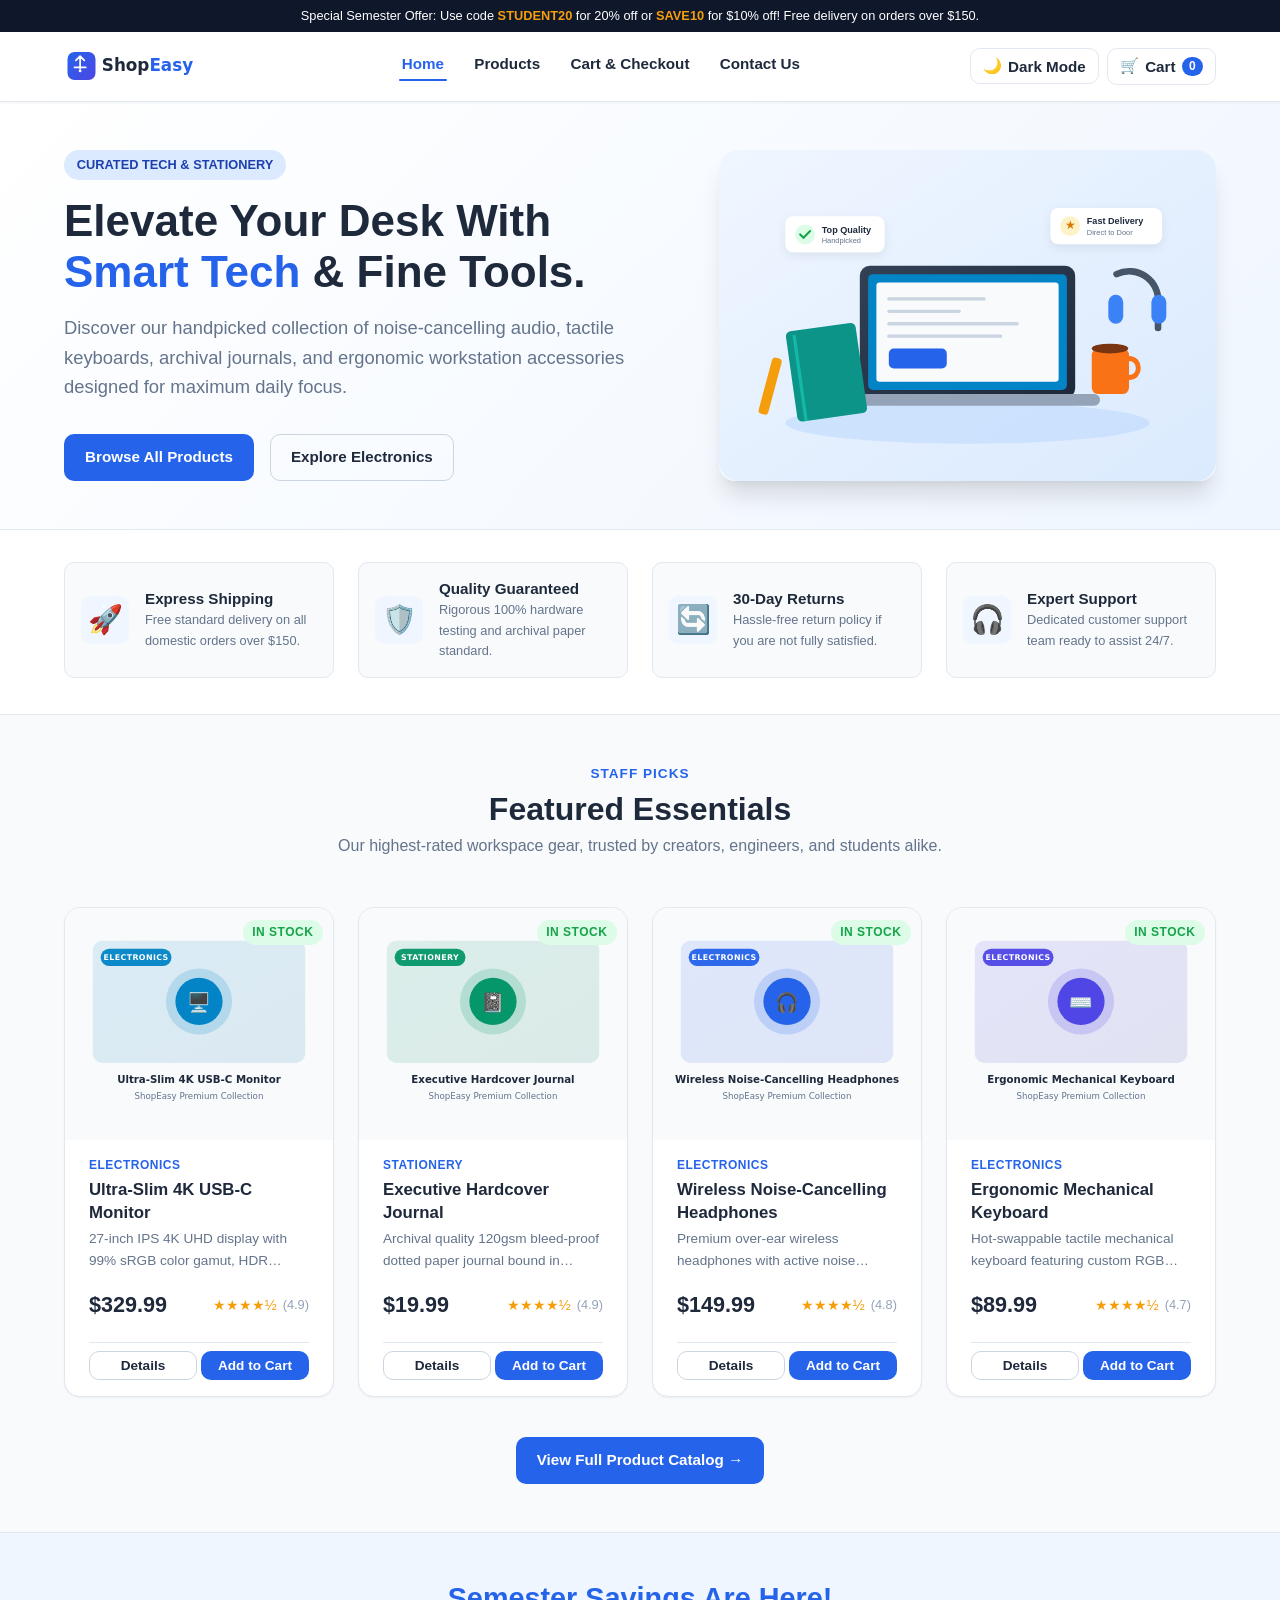
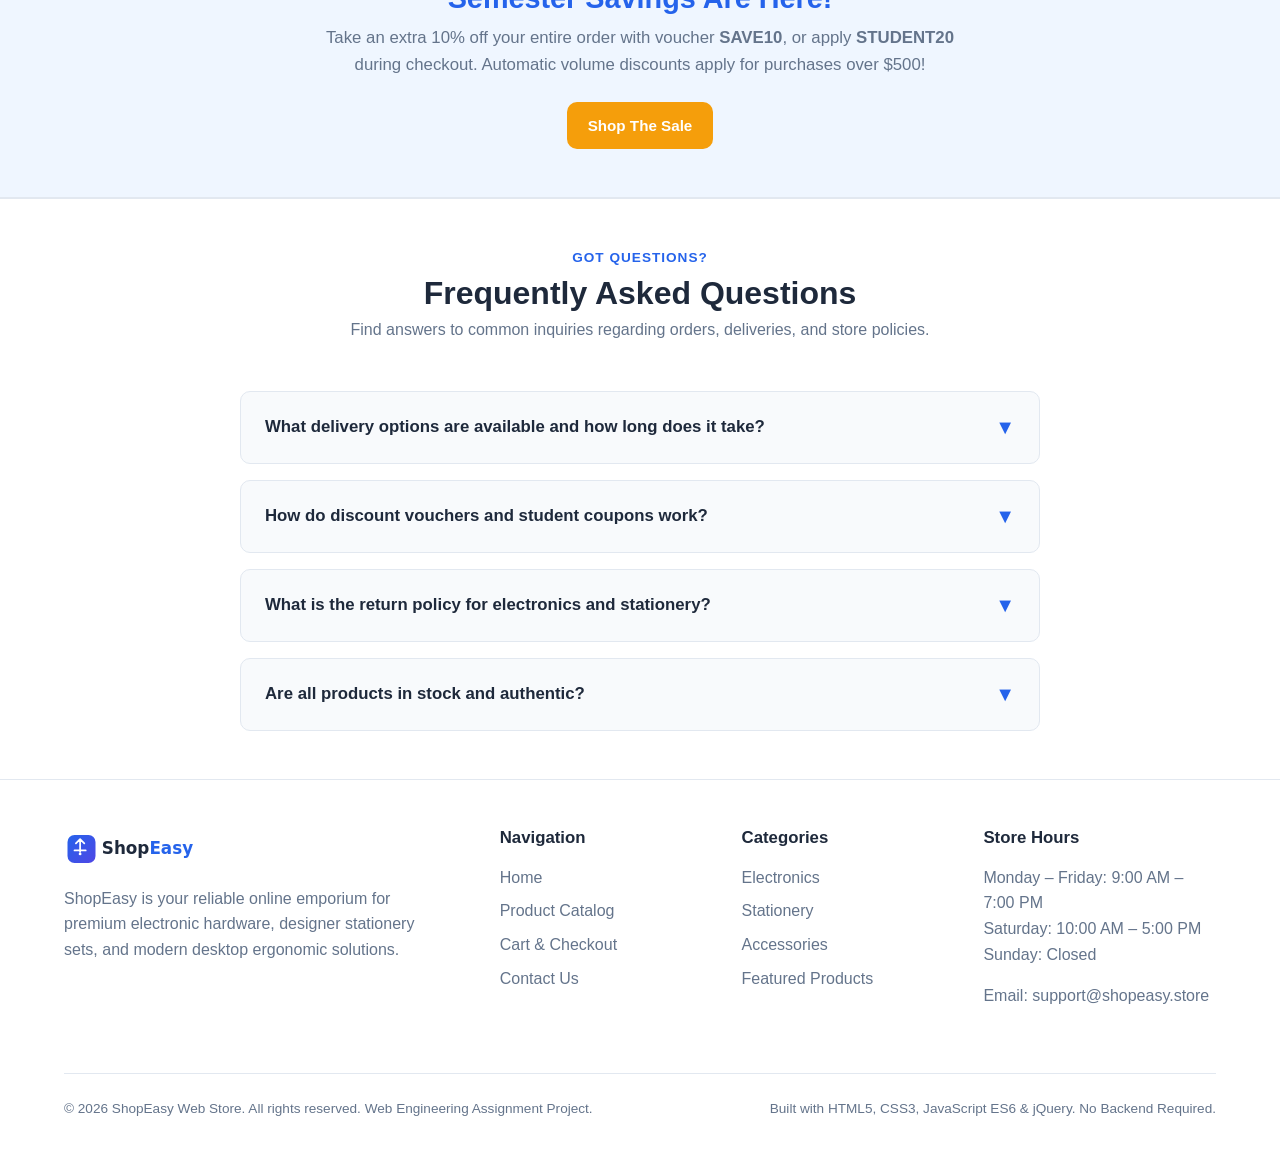
<file: index.html>
<!DOCTYPE html>
<html lang="en">
<head>
  <meta charset="UTF-8">
  <meta name="viewport" content="width=device-width, initial-scale=1.0">
  <meta name="description" content="ShopEasy - Your premier online destination for cutting-edge electronics, premium stationery, and ergonomic office accessories.">
  <title>ShopEasy | Home - Electronics &amp; Stationery Store</title>
  
  <!-- Favicon & External Master Stylesheet -->
  <link rel="icon" type="image/svg+xml" href="images/logo.svg">
  <link rel="stylesheet" href="css/style.css">
</head>
<body>

  <!-- Top Announcement Bar -->
  <div class="header-top">
    <div class="container">
      Special Semester Offer: Use code <span>STUDENT20</span> for 20% off or <span>SAVE10</span> for $10% off! Free delivery on orders over $150.
    </div>
  </div>

  <!-- Main Site Header -->
  <header class="site-header">
    <div class="container">
      <nav class="navbar" aria-label="Main Navigation">
        <!-- Brand Logo -->
        <a href="index.html" class="brand-logo" aria-label="ShopEasy Homepage">
          <img src="images/logo.svg" alt="ShopEasy Online Store Brand Logo">
        </a>

        <!-- Desktop Navigation Links -->
        <ul class="nav-links">
          <li><a href="index.html" class="active" aria-current="page">Home</a></li>
          <li><a href="products.html">Products</a></li>
          <li><a href="cart.html">Cart &amp; Checkout</a></li>
          <li><a href="contact.html">Contact Us</a></li>
        </ul>

        <!-- Navigation Actions (Theme Switcher, Cart Drawer, Mobile Toggle) -->
        <div class="nav-actions">
          <!-- Light/Dark Mode Switcher Button (Bonus Item) -->
          <button type="button" class="nav-icon-btn" id="theme-toggle" aria-label="Toggle light and dark color theme">
            <span class="theme-icon" aria-hidden="true">🌙</span>
            <span class="theme-text">Dark Mode</span>
          </button>

          <!-- Slide-in Cart Sidebar Trigger Button -->
          <button type="button" class="nav-icon-btn" id="btn-open-cart-drawer" aria-label="View shopping cart drawer">
            <span aria-hidden="true">🛒</span>
            <span>Cart</span>
            <span class="cart-badge" aria-label="Total items in cart">0</span>
          </button>

          <!-- Mobile Hamburger Toggle -->
          <button type="button" class="mobile-nav-toggle" id="mobile-nav-toggle" aria-label="Toggle navigation menu">
            ☰
          </button>
        </div>
      </nav>
    </div>

    <!-- Mobile Navigation Dropdown Menu -->
    <div class="mobile-nav-menu" id="mobile-nav-menu">
      <a href="index.html" class="active">Home</a>
      <a href="products.html">Products</a>
      <a href="cart.html">Cart &amp; Checkout</a>
      <a href="contact.html">Contact Us</a>
    </div>
  </header>

  <!-- Main Page Content -->
  <main>
    <!-- Hero Banner Section -->
    <section class="hero-section" aria-labelledby="hero-heading">
      <div class="container">
        <div class="hero-grid">
          <div class="hero-content">
            <span class="hero-badge">Curated Tech &amp; Stationery</span>
            <h1 class="hero-title" id="hero-heading">
              Elevate Your Desk With <span>Smart Tech</span> &amp; Fine Tools.
            </h1>
            <p class="hero-lead">
              Discover our handpicked collection of noise-cancelling audio, tactile keyboards, archival journals, and ergonomic workstation accessories designed for maximum daily focus.
            </p>
            <div class="hero-actions">
              <a href="products.html" class="btn btn-primary">Browse All Products</a>
              <a href="products.html?category=electronics" class="btn btn-secondary">Explore Electronics</a>
            </div>
          </div>
          <div class="hero-image-wrapper">
            <img src="images/hero-illustration.svg" alt="Curated workspace setup with laptop, audio gear, and stationery items">
          </div>
        </div>
      </div>
    </section>

    <!-- Store Features & Value Propositions Section (HTML Requirement: Unordered List) -->
    <section class="perks-section" aria-labelledby="perks-heading">
      <div class="container">
        <h2 id="perks-heading" class="visually-hidden" style="display:none;">Store Commitments</h2>
        <ul class="perks-grid">
          <li class="perk-card">
            <div class="perk-icon" aria-hidden="true">🚀</div>
            <div class="perk-info">
              <h4>Express Shipping</h4>
              <p>Free standard delivery on all domestic orders over $150.</p>
            </div>
          </li>
          <li class="perk-card">
            <div class="perk-icon" aria-hidden="true">🛡️</div>
            <div class="perk-info">
              <h4>Quality Guaranteed</h4>
              <p>Rigorous 100% hardware testing and archival paper standard.</p>
            </div>
          </li>
          <li class="perk-card">
            <div class="perk-icon" aria-hidden="true">🔄</div>
            <div class="perk-info">
              <h4>30-Day Returns</h4>
              <p>Hassle-free return policy if you are not fully satisfied.</p>
            </div>
          </li>
          <li class="perk-card">
            <div class="perk-icon" aria-hidden="true">🎧</div>
            <div class="perk-info">
              <h4>Expert Support</h4>
              <p>Dedicated customer support team ready to assist 24/7.</p>
            </div>
          </li>
        </ul>
      </div>
    </section>

    <!-- Featured Products Showcase Section (Populated dynamically via JavaScript) -->
    <section class="catalog-section" aria-labelledby="featured-heading">
      <div class="container">
        <div class="section-header">
          <p class="section-subtitle">Staff Picks</p>
          <h2 id="featured-heading">Featured Essentials</h2>
          <p>Our highest-rated workspace gear, trusted by creators, engineers, and students alike.</p>
        </div>

        <!-- Featured Grid (Dynamic JavaScript rendering) -->
        <div class="product-grid" id="featured-grid">
          <!-- Dynamically populated by store.js from products.json -->
        </div>

        <div style="text-align: center; margin-top: 2.5rem;">
          <a href="products.html" class="btn btn-primary">View Full Product Catalog &rarr;</a>
        </div>
      </div>
    </section>

    <!-- Promotional Discount Callout -->
    <section style="background-color: var(--color-primary-light); padding: 3rem 0; border-top: 1px solid var(--color-border); border-bottom: 1px solid var(--color-border);" aria-labelledby="promo-heading">
      <div class="container" style="text-align: center; max-width: 700px;">
        <h2 id="promo-heading" style="color: var(--color-primary); font-size: 1.8rem; margin-bottom: 0.5rem;">Semester Savings Are Here!</h2>
        <p style="font-size: 1.05rem; margin-bottom: 1.5rem;">
          Take an extra 10% off your entire order with voucher <strong>SAVE10</strong>, or apply <strong>STUDENT20</strong> during checkout. Automatic volume discounts apply for purchases over $500!
        </p>
        <a href="products.html" class="btn btn-accent">Shop The Sale</a>
      </div>
    </section>

    <!-- Frequently Asked Questions Section (jQuery slideToggle accordion requirement) -->
    <section class="faq-section" aria-labelledby="faq-heading">
      <div class="container">
        <div class="section-header">
          <p class="section-subtitle">Got Questions?</p>
          <h2 id="faq-heading">Frequently Asked Questions</h2>
          <p>Find answers to common inquiries regarding orders, deliveries, and store policies.</p>
        </div>

        <div class="faq-list">
          <article class="faq-item">
            <button type="button" class="faq-question">
              <span>What delivery options are available and how long does it take?</span>
              <span class="faq-icon" aria-hidden="true">▼</span>
            </button>
            <div class="faq-answer">
              <p>We provide standard domestic ground shipping (2-4 business days) and expedited overnight delivery. Standard shipping is completely free for orders exceeding $150, or flat $15 for smaller orders.</p>
            </div>
          </article>

          <article class="faq-item">
            <button type="button" class="faq-question">
              <span>How do discount vouchers and student coupons work?</span>
              <span class="faq-icon" aria-hidden="true">▼</span>
            </button>
            <div class="faq-answer">
              <p>You can enter coupon codes like <strong>SAVE10</strong>, <strong>STUDENT20</strong>, or <strong>FREESHIP</strong> directly on the Cart &amp; Checkout page. Our rest-parameter pricing engine recalculates taxes, discounts, and grand totals automatically.</p>
            </div>
          </article>

          <article class="faq-item">
            <button type="button" class="faq-question">
              <span>What is the return policy for electronics and stationery?</span>
              <span class="faq-icon" aria-hidden="true">▼</span>
            </button>
            <div class="faq-answer">
              <p>All items carry a 30-day risk-free return guarantee. Hardware products must be returned in their original packaging with all included accessories. Stationery items must be unused and sealed.</p>
            </div>
          </article>

          <article class="faq-item">
            <button type="button" class="faq-question">
              <span>Are all products in stock and authentic?</span>
              <span class="faq-icon" aria-hidden="true">▼</span>
            </button>
            <div class="faq-answer">
              <p>Every product shown in our catalog is sourced directly from certified original manufacturers. If an item sells out, it will be clearly marked with a "Sold Out" badge and ordering will be temporarily disabled until new inventory arrives.</p>
            </div>
          </article>
        </div>
      </div>
    </section>
  </main>

  <!-- Slide-in Mini Cart Drawer (Requirement: jQuery Slide Animation) -->
  <div class="cart-sidebar-overlay" id="cart-sidebar-overlay"></div>
  <aside class="cart-sidebar" id="cart-sidebar" aria-label="Shopping Cart Sidebar">
    <div class="sidebar-header">
      <h3>Your Shopping Cart</h3>
      <button type="button" class="modal-close-btn" id="btn-close-cart-sidebar" aria-label="Close cart sidebar">✕</button>
    </div>
    <div class="sidebar-items" id="sidebar-cart-items">
      <!-- Populated dynamically via store.js -->
    </div>
    <div class="sidebar-footer">
      <div class="sidebar-subtotal-row">
        <span>Subtotal:</span>
        <span id="sidebar-cart-subtotal">$0.00</span>
      </div>
      <a href="cart.html" class="btn btn-primary btn-block">Proceed to Checkout</a>
    </div>
  </aside>

  <!-- Product Details Modal Dialog (Requirement: Array.find() details view) -->
  <div class="modal-overlay" id="product-modal" role="dialog" aria-modal="true" aria-labelledby="modal-product-title">
    <div class="modal-box">
      <div class="modal-header">
        <span class="badge badge-category" id="modal-product-category">CATEGORY</span>
        <button type="button" class="modal-close-btn" id="modal-close-btn" aria-label="Close details dialog">✕</button>
      </div>
      <div class="modal-body">
        <div class="modal-img-wrapper">
          <img src="images/prod-1.svg" alt="Product preview" id="modal-product-img">
        </div>
        <div class="modal-details">
          <h3 id="modal-product-title">Product Name</h3>
          <div class="modal-price" id="modal-product-price">$0.00</div>
          <div class="modal-meta-row">
            <span id="modal-product-rating">★★★★★</span>
            <span id="modal-product-stock"><span class="badge badge-in-stock">In Stock</span></span>
          </div>
          <p id="modal-product-desc">Full product description text goes here.</p>
        </div>
      </div>
      <div class="modal-footer">
        <button type="button" class="btn btn-secondary" onclick="ShopEasyStore.closeProductDetails()">Close</button>
        <button type="button" class="btn btn-primary" id="modal-btn-add-cart" onclick="ShopEasyStore.addToCart(this.getAttribute('data-id'), 1); ShopEasyStore.closeProductDetails();">Add to Cart</button>
      </div>
    </div>
  </div>

  <!-- Notification Toast Container (Requirement: jQuery method chaining notification) -->
  <div id="toast" role="status" aria-live="polite">Notification alert message</div>

  <!-- Back-to-Top Floating Button (Requirement: jQuery animate scrollTop) -->
  <button type="button" id="back-to-top" aria-label="Back to top of page">↑</button>

  <!-- Semantic Site Footer -->
  <footer class="site-footer">
    <div class="container">
      <div class="footer-top">
        <div class="footer-col">
          <div class="brand-logo" style="margin-bottom: 1rem;">
            <img src="images/logo.svg" alt="ShopEasy logo">
          </div>
          <p>ShopEasy is your reliable online emporium for premium electronic hardware, designer stationery sets, and modern desktop ergonomic solutions.</p>
        </div>
        <div class="footer-col">
          <h4>Navigation</h4>
          <ul>
            <li><a href="index.html">Home</a></li>
            <li><a href="products.html">Product Catalog</a></li>
            <li><a href="cart.html">Cart &amp; Checkout</a></li>
            <li><a href="contact.html">Contact Us</a></li>
          </ul>
        </div>
        <div class="footer-col">
          <h4>Categories</h4>
          <ul>
            <li><a href="products.html?category=electronics">Electronics</a></li>
            <li><a href="products.html?category=stationery">Stationery</a></li>
            <li><a href="products.html?category=accessories">Accessories</a></li>
            <li><a href="products.html">Featured Products</a></li>
          </ul>
        </div>
        <div class="footer-col">
          <h4>Store Hours</h4>
          <p>Monday – Friday: 9:00 AM – 7:00 PM<br>Saturday: 10:00 AM – 5:00 PM<br>Sunday: Closed</p>
          <p style="margin-top: 0.5rem;">Email: <a href="mailto:support@shopeasy.store">support@shopeasy.store</a></p>
        </div>
      </div>

      <div class="footer-bottom">
        <p>&copy; 2026 ShopEasy Web Store. All rights reserved. Web Engineering Assignment Project.</p>
        <p>Built with HTML5, CSS3, JavaScript ES6 &amp; jQuery. No Backend Required.</p>
      </div>
    </div>
  </footer>

  <!-- Scripts Loading Order: jQuery CDN -> data.js -> store.js -> ui.js -->
  <script src="https://code.jquery.com/jquery-3.7.1.min.js" integrity="sha256-/JqT3SQfawRcv/BIHPThkBvs0OEvtFFmqPF/lYI/Cxo=" crossorigin="anonymous"></script>
  <script src="js/data.js"></script>
  <script src="js/store.js"></script>
  <script src="js/ui.js"></script>
</body>
</html>
</file>
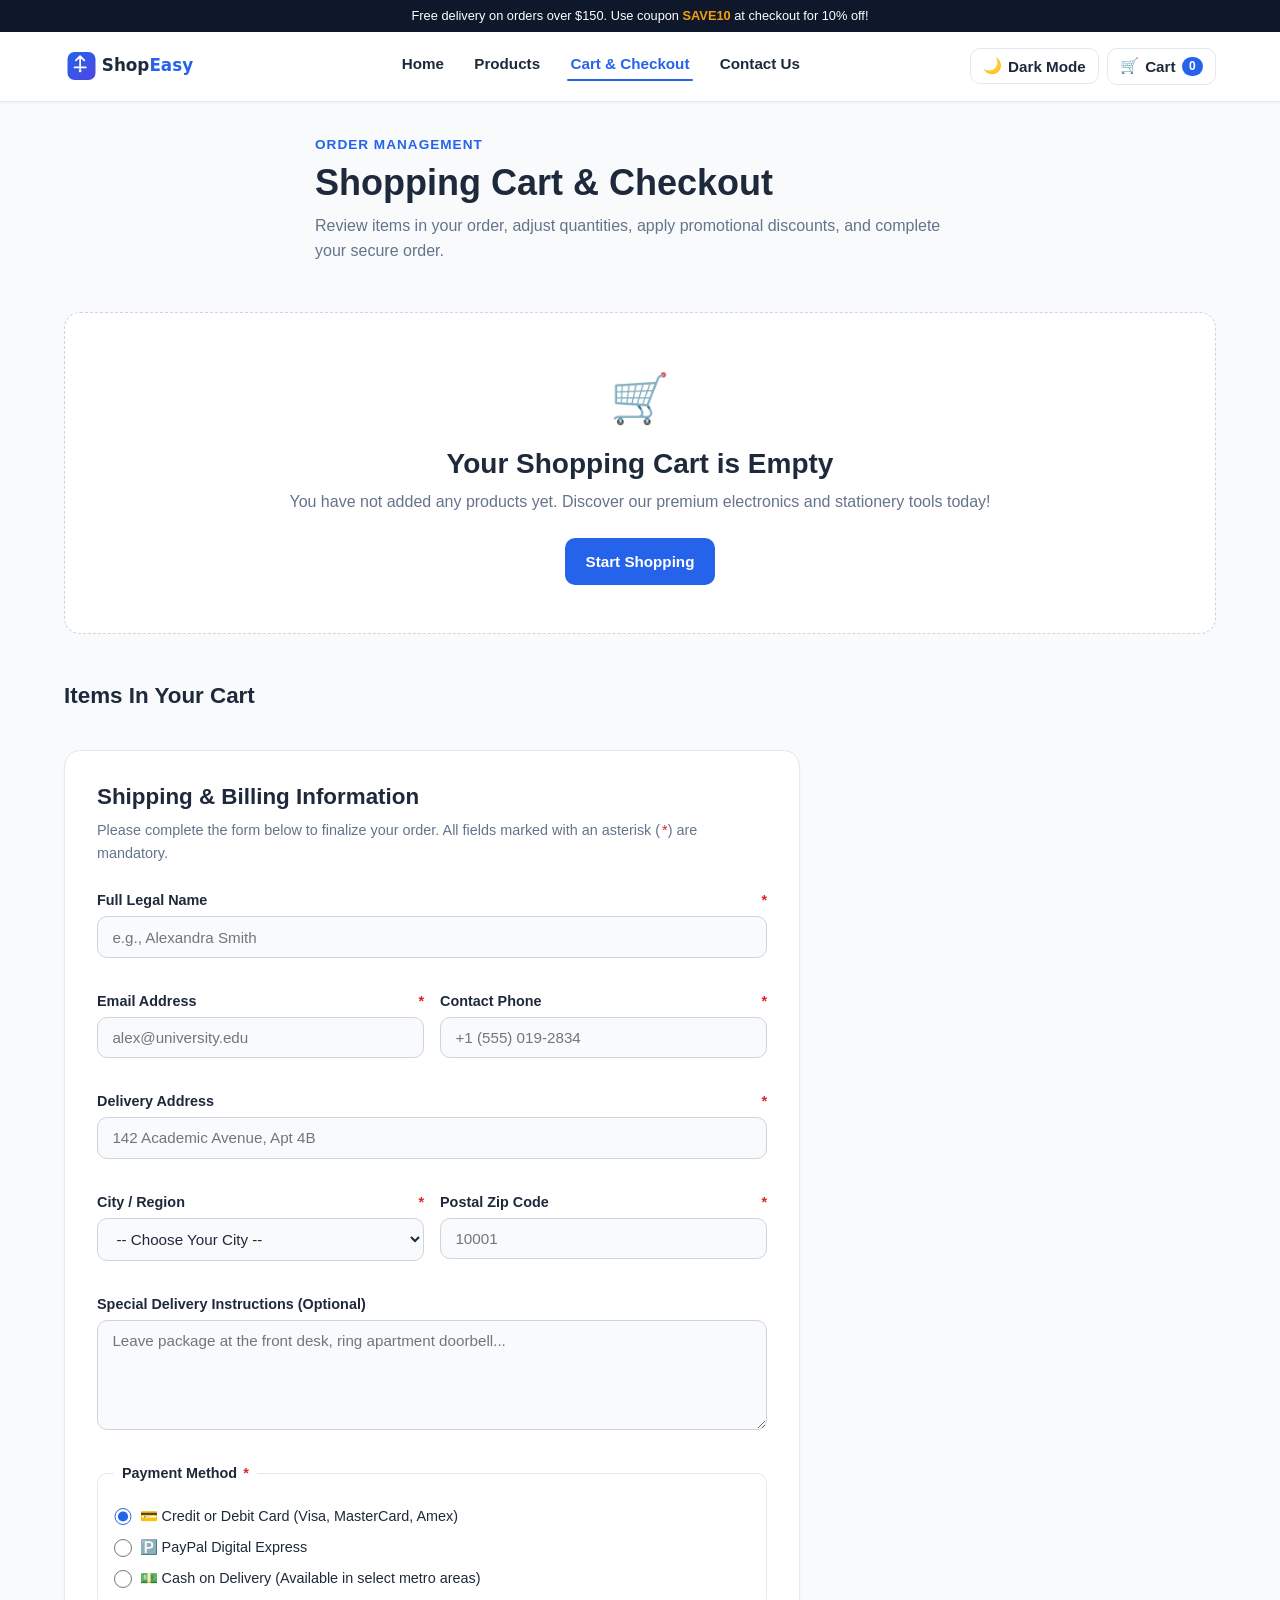
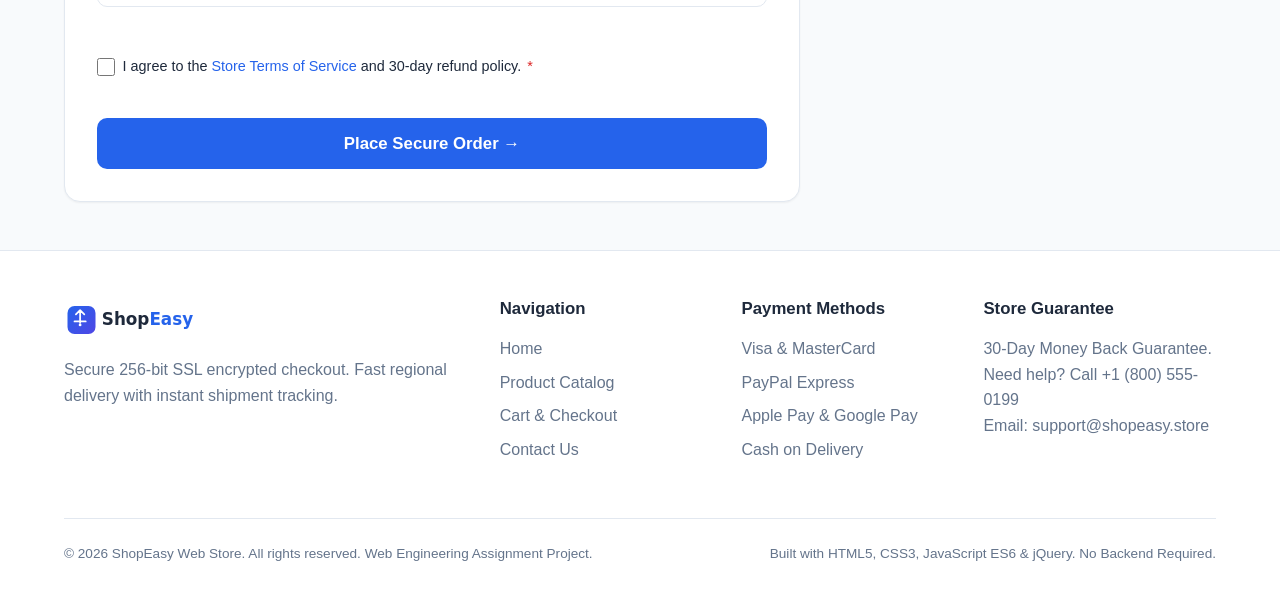
<file: cart.html>
<!DOCTYPE html>
<html lang="en">
<head>
  <meta charset="UTF-8">
  <meta name="viewport" content="width=device-width, initial-scale=1.0">
  <meta name="description" content="ShopEasy Shopping Cart and Secure Checkout - Review ordered items, apply promo codes, and complete your purchase.">
  <title>ShopEasy | Cart &amp; Checkout</title>
  
  <!-- Favicon & External Master Stylesheet -->
  <link rel="icon" type="image/svg+xml" href="images/logo.svg">
  <link rel="stylesheet" href="css/style.css">
</head>
<body>

  <!-- Top Announcement Bar -->
  <div class="header-top">
    <div class="container">
      Free delivery on orders over $150. Use coupon <span>SAVE10</span> at checkout for 10% off!
    </div>
  </div>

  <!-- Main Site Header -->
  <header class="site-header">
    <div class="container">
      <nav class="navbar" aria-label="Main Navigation">
        <!-- Brand Logo -->
        <a href="index.html" class="brand-logo" aria-label="ShopEasy Homepage">
          <img src="images/logo.svg" alt="ShopEasy Online Store Brand Logo">
        </a>

        <!-- Desktop Navigation Links -->
        <ul class="nav-links">
          <li><a href="index.html">Home</a></li>
          <li><a href="products.html">Products</a></li>
          <li><a href="cart.html" class="active" aria-current="page">Cart &amp; Checkout</a></li>
          <li><a href="contact.html">Contact Us</a></li>
        </ul>

        <!-- Navigation Actions -->
        <div class="nav-actions">
          <button type="button" class="nav-icon-btn" id="theme-toggle" aria-label="Toggle light and dark color theme">
            <span class="theme-icon" aria-hidden="true">🌙</span>
            <span class="theme-text">Dark Mode</span>
          </button>

          <button type="button" class="nav-icon-btn" id="btn-open-cart-drawer" aria-label="View shopping cart drawer">
            <span aria-hidden="true">🛒</span>
            <span>Cart</span>
            <span class="cart-badge" aria-label="Total items in cart">0</span>
          </button>

          <button type="button" class="mobile-nav-toggle" id="mobile-nav-toggle" aria-label="Toggle navigation menu">
            ☰
          </button>
        </div>
      </nav>
    </div>

    <!-- Mobile Navigation Dropdown Menu -->
    <div class="mobile-nav-menu" id="mobile-nav-menu">
      <a href="index.html">Home</a>
      <a href="products.html">Products</a>
      <a href="cart.html" class="active">Cart &amp; Checkout</a>
      <a href="contact.html">Contact Us</a>
    </div>
  </header>

  <!-- Main Content Area -->
  <main>
    <div class="container" style="padding-top: 2rem;">
      <section class="section-header" style="text-align: left; margin-bottom: 1.5rem;">
        <p class="section-subtitle">Order Management</p>
        <h1>Shopping Cart &amp; Checkout</h1>
        <p>Review items in your order, adjust quantities, apply promotional discounts, and complete your secure order.</p>
      </section>

      <!-- Empty Cart State Placeholder -->
      <section id="cart-empty-state" class="empty-state" style="display: none; margin: 3rem 0;">
        <div class="empty-state-icon">🛒</div>
        <h2>Your Shopping Cart is Empty</h2>
        <p>You have not added any products yet. Discover our premium electronics and stationery tools today!</p>
        <div style="margin-top: 1.5rem;">
          <a href="products.html" class="btn btn-primary">Start Shopping</a>
        </div>
      </section>

      <!-- Cart & Checkout Layout -->
      <div class="cart-layout" id="checkout-section">
        <!-- Left Column: Cart Table & Checkout Form -->
        <div class="cart-main-col">
          <!-- Cart Table (HTML Requirement: At least one table with thead/tbody/tfoot) -->
          <section aria-labelledby="cart-table-heading" style="margin-bottom: 2.5rem;">
            <h2 id="cart-table-heading" style="font-size: 1.4rem; margin-bottom: 1rem;">Items In Your Cart</h2>
            
            <div class="cart-table-wrapper" id="cart-table-wrapper">
              <table class="cart-table" aria-label="Items in your shopping cart">
                <thead>
                  <tr>
                    <th scope="col">Product Details</th>
                    <th scope="col">Price</th>
                    <th scope="col">Quantity</th>
                    <th scope="col">Line Total</th>
                    <th scope="col">Action</th>
                  </tr>
                </thead>
                <tbody id="cart-table-body">
                  <!-- Dynamic rows rendered by store.js -->
                </tbody>
                <tfoot>
                  <tr>
                    <td colspan="3" style="text-align: right;">Subtotal:</td>
                    <td colspan="2"><span id="cart-tfoot-subtotal">$0.00</span></td>
                  </tr>
                </tfoot>
              </table>
            </div>
          </section>

          <!-- Checkout Form Section (HTML Requirement: Form with >= 6 fields, varied types & validation) -->
          <section aria-labelledby="checkout-form-heading">
            <div class="form-card">
              <h2 id="checkout-form-heading" style="font-size: 1.4rem; margin-bottom: 0.5rem;">Shipping &amp; Billing Information</h2>
              <p style="font-size: 0.9rem; margin-bottom: 1.5rem; color: var(--color-text-muted);">
                Please complete the form below to finalize your order. All fields marked with an asterisk (<span class="required-asterisk">*</span>) are mandatory.
              </p>

              <form id="checkout-form" novalidate aria-label="Order Checkout Form">
                <div class="form-grid">
                  <!-- 1. Full Name (Input type: text) -->
                  <div class="form-group col-span-2">
                    <label for="checkout-name" class="form-label">
                      Full Legal Name <span class="required-asterisk">*</span>
                    </label>
                    <input type="text" id="checkout-name" name="name" class="form-control" placeholder="e.g., Alexandra Smith" required minlength="3" maxlength="60" autocomplete="name">
                    <span class="error-msg" id="error-checkout-name"></span>
                  </div>

                  <!-- 2. Email Address (Input type: email) -->
                  <div class="form-group">
                    <label for="checkout-email" class="form-label">
                      Email Address <span class="required-asterisk">*</span>
                    </label>
                    <input type="email" id="checkout-email" name="email" class="form-control" placeholder="alex@university.edu" required autocomplete="email">
                    <span class="error-msg" id="error-checkout-email"></span>
                  </div>

                  <!-- 3. Telephone Number (Input type: tel) -->
                  <div class="form-group">
                    <label for="checkout-phone" class="form-label">
                      Contact Phone <span class="required-asterisk">*</span>
                    </label>
                    <input type="tel" id="checkout-phone" name="phone" class="form-control" placeholder="+1 (555) 019-2834" required pattern="(\+?\d{1,3}[-.\s]?)?\(?\d{3}\)?[-.\s]?\d{3}[-.\s]?\d{4}" autocomplete="tel">
                    <span class="error-msg" id="error-checkout-phone"></span>
                  </div>

                  <!-- 4. Street Address (Input type: text) -->
                  <div class="form-group col-span-2">
                    <label for="checkout-address" class="form-label">
                      Delivery Address <span class="required-asterisk">*</span>
                    </label>
                    <input type="text" id="checkout-address" name="address" class="form-control" placeholder="142 Academic Avenue, Apt 4B" required minlength="5" maxlength="120" autocomplete="street-address">
                    <span class="error-msg" id="error-checkout-address"></span>
                  </div>

                  <!-- 5. City Dropdown (Input type: select) -->
                  <div class="form-group">
                    <label for="checkout-city" class="form-label">
                      City / Region <span class="required-asterisk">*</span>
                    </label>
                    <select id="checkout-city" name="city" class="form-control" required autocomplete="address-level2">
                      <option value="">-- Choose Your City --</option>
                      <option value="New York">New York, NY</option>
                      <option value="San Francisco">San Francisco, CA</option>
                      <option value="Chicago">Chicago, IL</option>
                      <option value="Boston">Boston, MA</option>
                      <option value="Seattle">Seattle, WA</option>
                      <option value="Austin">Austin, TX</option>
                    </select>
                    <span class="error-msg" id="error-checkout-city"></span>
                  </div>

                  <!-- 6. Postal Code (Input type: text with pattern) -->
                  <div class="form-group">
                    <label for="checkout-zip" class="form-label">
                      Postal Zip Code <span class="required-asterisk">*</span>
                    </label>
                    <input type="text" id="checkout-zip" name="zip" class="form-control" placeholder="10001" required pattern="[0-9]{5}" maxlength="5" autocomplete="postal-code">
                    <span class="error-msg" id="error-checkout-zip"></span>
                  </div>

                  <!-- 7. Delivery Instructions (Input type: textarea) -->
                  <div class="form-group col-span-2">
                    <label for="checkout-notes" class="form-label">
                      Special Delivery Instructions (Optional)
                    </label>
                    <textarea id="checkout-notes" name="notes" class="form-control" placeholder="Leave package at the front desk, ring apartment doorbell..."></textarea>
                  </div>

                  <!-- 8. Payment Method (Input type: radio inside fieldset & legend) -->
                  <div class="form-group col-span-2">
                    <fieldset class="form-group-fieldset">
                      <legend>Payment Method <span class="required-asterisk">*</span></legend>
                      <div class="radio-group">
                        <label class="radio-label">
                          <input type="radio" name="payment_method" value="credit_card" checked>
                          <span>💳 Credit or Debit Card (Visa, MasterCard, Amex)</span>
                        </label>
                        <label class="radio-label">
                          <input type="radio" name="payment_method" value="paypal">
                          <span>🅿️ PayPal Digital Express</span>
                        </label>
                        <label class="radio-label">
                          <input type="radio" name="payment_method" value="cod">
                          <span>💵 Cash on Delivery (Available in select metro areas)</span>
                        </label>
                      </div>
                      <span class="error-msg" id="error-checkout-payment"></span>
                    </fieldset>
                  </div>

                  <!-- 9. Terms and Conditions Checkbox (Input type: checkbox) -->
                  <div class="form-group col-span-2">
                    <label class="checkbox-label">
                      <input type="checkbox" id="checkout-terms" name="terms" required>
                      <span>I agree to the <a href="contact.html" target="_blank">Store Terms of Service</a> and 30-day refund policy. <span class="required-asterisk">*</span></span>
                    </label>
                    <span class="error-msg" id="error-checkout-terms"></span>
                  </div>
                </div>

                <!-- Form Submit Action -->
                <div style="margin-top: 1.5rem;">
                  <button type="submit" id="btn-submit-order" class="btn btn-primary btn-block" style="padding: 0.9rem; font-size: 1.05rem;">
                    Place Secure Order &rarr;
                  </button>
                </div>
              </form>
            </div>
          </section>
        </div>

        <!-- Right Column: Order Summary & Coupon Card -->
        <aside class="cart-summary-col" aria-label="Order Summary">
          <div class="order-summary-box" id="order-summary-box">
            <h3 style="margin-bottom: 1rem; border-bottom: 1px solid var(--color-border); padding-bottom: 0.5rem;">Order Summary</h3>
            
            <div class="summary-row">
              <span>Items Subtotal:</span>
              <strong id="summary-subtotal">$0.00</strong>
            </div>

            <div class="summary-row">
              <span>Discounts Applied:</span>
              <strong id="summary-discount" style="color: var(--color-success);">-$0.00</strong>
            </div>

            <div id="applied-coupon-container"></div>

            <div class="summary-row">
              <span>Sales Tax (5%):</span>
              <span id="summary-tax">$0.00</span>
            </div>

            <div class="summary-row">
              <span>Standard Shipping:</span>
              <span id="summary-shipping">$0.00</span>
            </div>

            <div class="summary-row total-row">
              <span>Grand Total:</span>
              <span id="summary-grand-total" style="color: var(--color-primary);">$0.00</span>
            </div>

            <!-- Coupon Code Form (Bonus requirement: coupon code engine) -->
            <div style="margin-top: 1.5rem; border-top: 1px solid var(--color-border); padding-top: 1rem;">
              <label for="coupon-code-input" style="font-size: 0.85rem; font-weight: 600; color: var(--color-text-main); display: block; margin-bottom: 0.25rem;">
                Have a Promo Voucher?
              </label>
              <form id="coupon-form" class="coupon-group">
                <input type="text" id="coupon-code-input" class="coupon-input" placeholder="e.g. SAVE10 or STUDENT20" aria-label="Promotional coupon code">
                <button type="submit" class="btn btn-secondary btn-sm">Apply</button>
              </form>
              <p style="font-size: 0.75rem; color: var(--color-text-light);">Try codes: <strong>SAVE10</strong> (10% off), <strong>STUDENT20</strong> (20% off), or <strong>FREESHIP</strong>.</p>
            </div>
          </div>
        </aside>
      </div>

      <!-- Order Confirmation / Success Container (Hidden until valid submit) -->
      <section id="order-success-container" style="display: none;" aria-live="assertive">
        <!-- Rendered dynamically by store.js -->
      </section>
    </div>
  </main>

  <!-- Slide-in Mini Cart Drawer -->
  <div class="cart-sidebar-overlay" id="cart-sidebar-overlay"></div>
  <aside class="cart-sidebar" id="cart-sidebar" aria-label="Shopping Cart Sidebar">
    <div class="sidebar-header">
      <h3>Your Shopping Cart</h3>
      <button type="button" class="modal-close-btn" id="btn-close-cart-sidebar" aria-label="Close cart sidebar">✕</button>
    </div>
    <div class="sidebar-items" id="sidebar-cart-items">
      <!-- Populated dynamically via store.js -->
    </div>
    <div class="sidebar-footer">
      <div class="sidebar-subtotal-row">
        <span>Subtotal:</span>
        <span id="sidebar-cart-subtotal">$0.00</span>
      </div>
      <a href="cart.html" class="btn btn-primary btn-block">Proceed to Checkout</a>
    </div>
  </aside>

  <!-- Notification Toast Container -->
  <div id="toast" role="status" aria-live="polite">Notification alert message</div>

  <!-- Back to Top Button -->
  <button type="button" id="back-to-top" aria-label="Back to top of page">↑</button>

  <!-- Semantic Site Footer -->
  <footer class="site-footer">
    <div class="container">
      <div class="footer-top">
        <div class="footer-col">
          <div class="brand-logo" style="margin-bottom: 1rem;">
            <img src="images/logo.svg" alt="ShopEasy logo">
          </div>
          <p>Secure 256-bit SSL encrypted checkout. Fast regional delivery with instant shipment tracking.</p>
        </div>
        <div class="footer-col">
          <h4>Navigation</h4>
          <ul>
            <li><a href="index.html">Home</a></li>
            <li><a href="products.html">Product Catalog</a></li>
            <li><a href="cart.html">Cart &amp; Checkout</a></li>
            <li><a href="contact.html">Contact Us</a></li>
          </ul>
        </div>
        <div class="footer-col">
          <h4>Payment Methods</h4>
          <ul>
            <li>Visa &amp; MasterCard</li>
            <li>PayPal Express</li>
            <li>Apple Pay &amp; Google Pay</li>
            <li>Cash on Delivery</li>
          </ul>
        </div>
        <div class="footer-col">
          <h4>Store Guarantee</h4>
          <p>30-Day Money Back Guarantee.<br>Need help? Call <a href="tel:+18005550199">+1 (800) 555-0199</a><br>Email: <a href="mailto:support@shopeasy.store">support@shopeasy.store</a></p>
        </div>
      </div>

      <div class="footer-bottom">
        <p>&copy; 2026 ShopEasy Web Store. All rights reserved. Web Engineering Assignment Project.</p>
        <p>Built with HTML5, CSS3, JavaScript ES6 &amp; jQuery. No Backend Required.</p>
      </div>
    </div>
  </footer>

  <!-- Scripts Loading Order: jQuery CDN -> data.js -> store.js -> ui.js -->
  <script src="https://code.jquery.com/jquery-3.7.1.min.js" integrity="sha256-/JqT3SQfawRcv/BIHPThkBvs0OEvtFFmqPF/lYI/Cxo=" crossorigin="anonymous"></script>
  <script src="js/data.js"></script>
  <script src="js/store.js"></script>
  <script src="js/ui.js"></script>
</body>
</html>
</file>
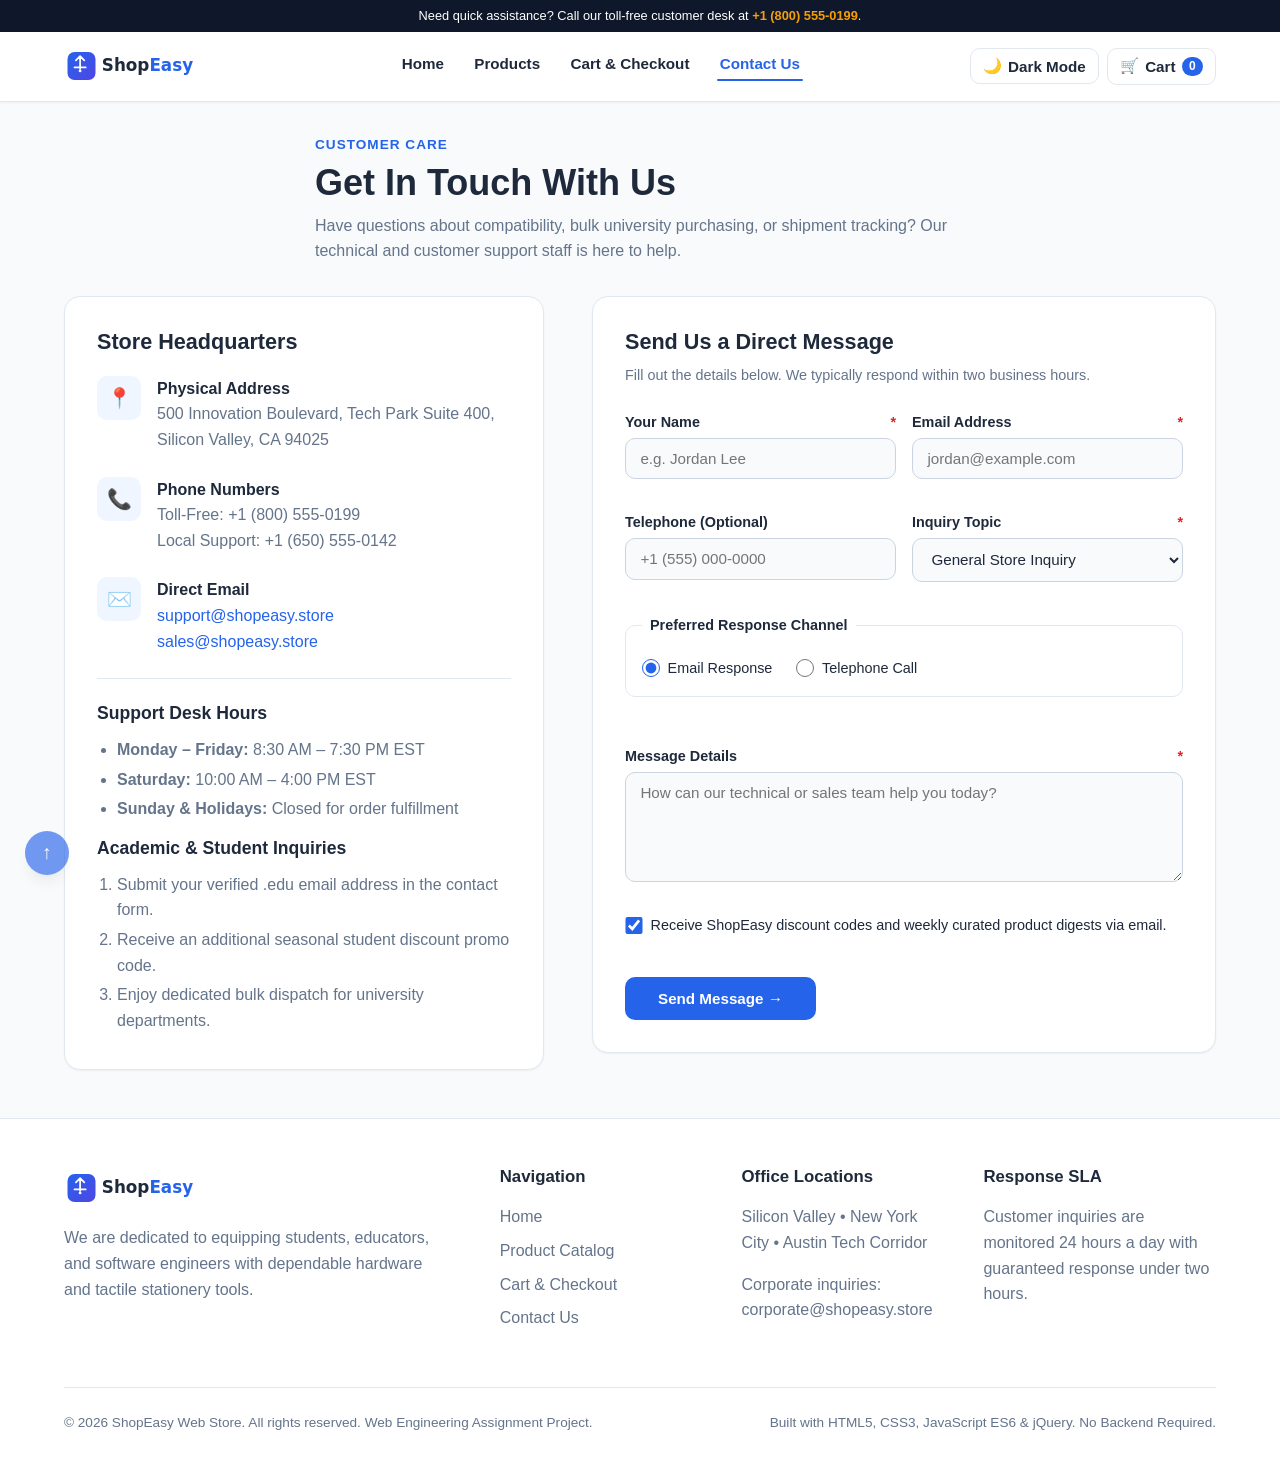
<file: contact.html>
<!DOCTYPE html>
<html lang="en">
<head>
  <meta charset="UTF-8">
  <meta name="viewport" content="width=device-width, initial-scale=1.0">
  <meta name="description" content="Contact ShopEasy Customer Support - Reach out for product inquiries, corporate bulk orders, or shipping assistance.">
  <title>ShopEasy | Contact Us - Customer Support &amp; Store Location</title>
  
  <!-- Favicon & External Master Stylesheet -->
  <link rel="icon" type="image/svg+xml" href="images/logo.svg">
  <link rel="stylesheet" href="css/style.css">
</head>
<body>

  <!-- Top Announcement Bar -->
  <div class="header-top">
    <div class="container">
      Need quick assistance? Call our toll-free customer desk at <span>+1 (800) 555-0199</span>.
    </div>
  </div>

  <!-- Main Site Header -->
  <header class="site-header">
    <div class="container">
      <nav class="navbar" aria-label="Main Navigation">
        <!-- Brand Logo -->
        <a href="index.html" class="brand-logo" aria-label="ShopEasy Homepage">
          <img src="images/logo.svg" alt="ShopEasy Online Store Brand Logo">
        </a>

        <!-- Desktop Navigation Links -->
        <ul class="nav-links">
          <li><a href="index.html">Home</a></li>
          <li><a href="products.html">Products</a></li>
          <li><a href="cart.html">Cart &amp; Checkout</a></li>
          <li><a href="contact.html" class="active" aria-current="page">Contact Us</a></li>
        </ul>

        <!-- Navigation Actions -->
        <div class="nav-actions">
          <button type="button" class="nav-icon-btn" id="theme-toggle" aria-label="Toggle light and dark color theme">
            <span class="theme-icon" aria-hidden="true">🌙</span>
            <span class="theme-text">Dark Mode</span>
          </button>

          <button type="button" class="nav-icon-btn" id="btn-open-cart-drawer" aria-label="View shopping cart drawer">
            <span aria-hidden="true">🛒</span>
            <span>Cart</span>
            <span class="cart-badge" aria-label="Total items in cart">0</span>
          </button>

          <button type="button" class="mobile-nav-toggle" id="mobile-nav-toggle" aria-label="Toggle navigation menu">
            ☰
          </button>
        </div>
      </nav>
    </div>

    <!-- Mobile Navigation Dropdown Menu -->
    <div class="mobile-nav-menu" id="mobile-nav-menu">
      <a href="index.html">Home</a>
      <a href="products.html">Products</a>
      <a href="cart.html">Cart &amp; Checkout</a>
      <a href="contact.html" class="active">Contact Us</a>
    </div>
  </header>

  <!-- Main Page Content -->
  <main>
    <div class="container" style="padding-top: 2rem;">
      <section class="section-header" style="text-align: left; margin-bottom: 1.5rem;">
        <p class="section-subtitle">Customer Care</p>
        <h1>Get In Touch With Us</h1>
        <p>Have questions about compatibility, bulk university purchasing, or shipment tracking? Our technical and customer support staff is here to help.</p>
      </section>

      <!-- Contact Layout (Grid / Flexbox) -->
      <div class="contact-layout">
        <!-- Left Column: Store Details & Operating Hours (HTML Requirement: Ordered/Unordered list) -->
        <aside class="contact-info-col" aria-label="Store Information &amp; Hours">
          <div class="contact-info-card">
            <h2 style="font-size: 1.35rem; margin-bottom: 1.25rem;">Store Headquarters</h2>
            
            <div class="info-item">
              <div class="info-item-icon" aria-hidden="true">📍</div>
              <div>
                <strong>Physical Address</strong>
                <p style="margin: 0;">500 Innovation Boulevard, Tech Park Suite 400, Silicon Valley, CA 94025</p>
              </div>
            </div>

            <div class="info-item">
              <div class="info-item-icon" aria-hidden="true">📞</div>
              <div>
                <strong>Phone Numbers</strong>
                <p style="margin: 0;">Toll-Free: +1 (800) 555-0199<br>Local Support: +1 (650) 555-0142</p>
              </div>
            </div>

            <div class="info-item">
              <div class="info-item-icon" aria-hidden="true">✉️</div>
              <div>
                <strong>Direct Email</strong>
                <p style="margin: 0;"><a href="mailto:support@shopeasy.store">support@shopeasy.store</a><br><a href="mailto:sales@shopeasy.store">sales@shopeasy.store</a></p>
              </div>
            </div>

            <hr style="border: none; border-top: 1px solid var(--color-border); margin: 1.5rem 0;">

            <h3 style="font-size: 1.1rem; margin-bottom: 0.75rem;">Support Desk Hours</h3>
            <!-- HTML Requirement: List for Store Features / Hours -->
            <ul style="padding-left: 1.25rem; margin-bottom: 1rem;">
              <li><strong>Monday – Friday:</strong> 8:30 AM – 7:30 PM EST</li>
              <li><strong>Saturday:</strong> 10:00 AM – 4:00 PM EST</li>
              <li><strong>Sunday &amp; Holidays:</strong> Closed for order fulfillment</li>
            </ul>

            <h3 style="font-size: 1.1rem; margin-bottom: 0.75rem;">Academic &amp; Student Inquiries</h3>
            <ol style="padding-left: 1.25rem; margin-bottom: 0;">
              <li>Submit your verified .edu email address in the contact form.</li>
              <li>Receive an additional seasonal student discount promo code.</li>
              <li>Enjoy dedicated bulk dispatch for university departments.</li>
            </ol>
          </div>
        </aside>

        <!-- Right Column: Interactive Contact Form (HTML Requirement: Form with >= 6 fields) -->
        <section class="contact-form-col" aria-labelledby="contact-form-heading">
          <div class="form-card">
            <h2 id="contact-form-heading" style="font-size: 1.35rem; margin-bottom: 0.5rem;">Send Us a Direct Message</h2>
            <p style="font-size: 0.9rem; margin-bottom: 1.5rem; color: var(--color-text-muted);">
              Fill out the details below. We typically respond within two business hours.
            </p>

            <form id="contact-form" novalidate aria-label="Customer Support Contact Form">
              <div class="form-grid">
                <!-- 1. Full Name (type: text) -->
                <div class="form-group">
                  <label for="contact-name" class="form-label">
                    Your Name <span class="required-asterisk">*</span>
                  </label>
                  <input type="text" id="contact-name" name="name" class="form-control" placeholder="e.g. Jordan Lee" required minlength="2" maxlength="50" autocomplete="name">
                  <span class="error-msg" id="error-contact-name"></span>
                </div>

                <!-- 2. Email Address (type: email) -->
                <div class="form-group">
                  <label for="contact-email" class="form-label">
                    Email Address <span class="required-asterisk">*</span>
                  </label>
                  <input type="email" id="contact-email" name="email" class="form-control" placeholder="jordan@example.com" required autocomplete="email">
                  <span class="error-msg" id="error-contact-email"></span>
                </div>

                <!-- 3. Telephone (type: tel) -->
                <div class="form-group">
                  <label for="contact-phone" class="form-label">
                    Telephone (Optional)
                  </label>
                  <input type="tel" id="contact-phone" name="phone" class="form-control" placeholder="+1 (555) 000-0000" autocomplete="tel">
                  <span class="error-msg" id="error-contact-phone"></span>
                </div>

                <!-- 4. Inquiry Department (type: select) -->
                <div class="form-group">
                  <label for="contact-department" class="form-label">
                    Inquiry Topic <span class="required-asterisk">*</span>
                  </label>
                  <select id="contact-department" name="department" class="form-control" required>
                    <option value="general">General Store Inquiry</option>
                    <option value="tech_support">Technical Hardware Support</option>
                    <option value="orders">Order Status &amp; Tracking</option>
                    <option value="bulk_order">University &amp; Bulk Purchasing</option>
                    <option value="feedback">Product Feedback &amp; Suggestions</option>
                  </select>
                </div>

                <!-- 5. Contact Preference (type: radio inside fieldset & legend) -->
                <div class="form-group col-span-2">
                  <fieldset class="form-group-fieldset">
                    <legend>Preferred Response Channel</legend>
                    <div class="radio-group" style="flex-direction: row; gap: 1.5rem;">
                      <label class="radio-label">
                        <input type="radio" name="response_pref" value="email" checked>
                        <span>Email Response</span>
                      </label>
                      <label class="radio-label">
                        <input type="radio" name="response_pref" value="phone">
                        <span>Telephone Call</span>
                      </label>
                    </div>
                  </fieldset>
                </div>

                <!-- 6. Message Content (type: textarea) -->
                <div class="form-group col-span-2">
                  <label for="contact-message" class="form-label">
                    Message Details <span class="required-asterisk">*</span>
                  </label>
                  <textarea id="contact-message" name="message" class="form-control" placeholder="How can our technical or sales team help you today?" required minlength="10" maxlength="800"></textarea>
                  <span class="error-msg" id="error-contact-message"></span>
                </div>

                <!-- 7. Newsletter Opt-in (type: checkbox) -->
                <div class="form-group col-span-2">
                  <label class="checkbox-label">
                    <input type="checkbox" id="contact-newsletter" name="newsletter" checked>
                    <span>Receive ShopEasy discount codes and weekly curated product digests via email.</span>
                  </label>
                </div>
              </div>

              <!-- Submit Button -->
              <div style="margin-top: 1.5rem;">
                <button type="submit" id="btn-submit-contact" class="btn btn-primary" style="padding: 0.75rem 2rem;">
                  Send Message &rarr;
                </button>
              </div>
            </form>
          </div>
        </section>
      </div>
    </div>
  </main>

  <!-- Slide-in Mini Cart Drawer -->
  <div class="cart-sidebar-overlay" id="cart-sidebar-overlay"></div>
  <aside class="cart-sidebar" id="cart-sidebar" aria-label="Shopping Cart Sidebar">
    <div class="sidebar-header">
      <h3>Your Shopping Cart</h3>
      <button type="button" class="modal-close-btn" id="btn-close-cart-sidebar" aria-label="Close cart sidebar">✕</button>
    </div>
    <div class="sidebar-items" id="sidebar-cart-items">
      <!-- Populated dynamically via store.js -->
    </div>
    <div class="sidebar-footer">
      <div class="sidebar-subtotal-row">
        <span>Subtotal:</span>
        <span id="sidebar-cart-subtotal">$0.00</span>
      </div>
      <a href="cart.html" class="btn btn-primary btn-block">Proceed to Checkout</a>
    </div>
  </aside>

  <!-- Notification Toast Container -->
  <div id="toast" role="status" aria-live="polite">Notification alert message</div>

  <!-- Back to Top Button -->
  <button type="button" id="back-to-top" aria-label="Back to top of page">↑</button>

  <!-- Semantic Site Footer -->
  <footer class="site-footer">
    <div class="container">
      <div class="footer-top">
        <div class="footer-col">
          <div class="brand-logo" style="margin-bottom: 1rem;">
            <img src="images/logo.svg" alt="ShopEasy logo">
          </div>
          <p>We are dedicated to equipping students, educators, and software engineers with dependable hardware and tactile stationery tools.</p>
        </div>
        <div class="footer-col">
          <h4>Navigation</h4>
          <ul>
            <li><a href="index.html">Home</a></li>
            <li><a href="products.html">Product Catalog</a></li>
            <li><a href="cart.html">Cart &amp; Checkout</a></li>
            <li><a href="contact.html">Contact Us</a></li>
          </ul>
        </div>
        <div class="footer-col">
          <h4>Office Locations</h4>
          <p>Silicon Valley • New York City • Austin Tech Corridor</p>
          <p style="margin-top: 0.5rem;">Corporate inquiries: <a href="mailto:corporate@shopeasy.store">corporate@shopeasy.store</a></p>
        </div>
        <div class="footer-col">
          <h4>Response SLA</h4>
          <p>Customer inquiries are monitored 24 hours a day with guaranteed response under two hours.</p>
        </div>
      </div>

      <div class="footer-bottom">
        <p>&copy; 2026 ShopEasy Web Store. All rights reserved. Web Engineering Assignment Project.</p>
        <p>Built with HTML5, CSS3, JavaScript ES6 &amp; jQuery. No Backend Required.</p>
      </div>
    </div>
  </footer>

  <!-- Scripts Loading Order: jQuery CDN -> data.js -> store.js -> ui.js -->
  <script src="https://code.jquery.com/jquery-3.7.1.min.js" integrity="sha256-/JqT3SQfawRcv/BIHPThkBvs0OEvtFFmqPF/lYI/Cxo=" crossorigin="anonymous"></script>
  <script src="js/data.js"></script>
  <script src="js/store.js"></script>
  <script src="js/ui.js"></script>
</body>
</html>
</file>
<file: css/style.css>
/**
 * ==============================================================================
 * Stylesheet: style.css
 * Project: ShopEasy - Electronics & Stationery Store
 * Author: Student Name (Roll No.)
 * Architecture:
 *   1. CSS Custom Properties (:root & [data-theme="dark"])
 *   2. Global Reset & Box Model
 *   3. Typography & Base Elements
 *   4. Layout: Header, Navigation & Mobile Menu (Flexbox)
 *   5. Hero Banner & Feature Highlights (Flexbox & Grid)
 *   6. Product Catalog & Cards (CSS Grid)
 *   7. Product Details Modal & Mini-Cart Drawer
 *   8. Cart Page & Checkout Table (Flexbox & Responsive Tables)
 *   9. Forms, Validation Indicators & Shake Animations
 *  10. FAQ Accordion & Informational Sections
 *  11. Notification Toast & Floating Controls (Back to Top)
 *  12. Footer Components
 *  13. Media Queries (768px and 480px Responsive Breakpoints)
 * ==============================================================================
 */

/* ==========================================================================
   1. CSS Custom Properties (:root & [data-theme="dark"])
   ========================================================================== */
:root {
  /* Color Palette - Light Theme */
  --color-primary: #2563eb;
  --color-primary-hover: #1d4ed8;
  --color-primary-light: #eff6ff;
  --color-secondary: #0f172a;
  --color-accent: #f59e0b;
  --color-accent-hover: #d97706;
  
  --color-bg: #f8fafc;
  --color-surface: #ffffff;
  --color-surface-hover: #f1f5f9;
  --color-card-bg: #ffffff;
  
  --color-text-main: #1e293b;
  --color-text-muted: #64748b;
  --color-text-light: #94a3b8;
  --color-border: #e2e8f0;
  --color-border-dark: #cbd5e1;
  
  /* Status Colors */
  --color-success: #16a34a;
  --color-success-bg: #dcfce7;
  --color-danger: #dc2626;
  --color-danger-bg: #fee2e2;
  --color-warning: #d97706;
  --color-warning-bg: #fef3c7;
  
  /* Typography & Font Stack */
  --font-family-sans: -apple-system, BlinkMacSystemFont, "Segoe UI", Roboto, "Helvetica Neue", Arial, sans-serif;
  --font-family-mono: ui-monospace, SFMono-Regular, Menlo, Monaco, Consolas, monospace;
  
  /* Spacing Scale */
  --space-xs: 0.25rem;
  --space-sm: 0.5rem;
  --space-md: 1rem;
  --space-lg: 1.5rem;
  --space-xl: 2rem;
  --space-2xl: 3rem;
  
  /* Border Radius & Shadows */
  --radius-sm: 6px;
  --radius-md: 10px;
  --radius-lg: 16px;
  --radius-full: 9999px;
  
  --shadow-sm: 0 1px 2px 0 rgba(0, 0, 0, 0.05);
  --shadow-md: 0 4px 6px -1px rgba(0, 0, 0, 0.08), 0 2px 4px -2px rgba(0, 0, 0, 0.04);
  --shadow-lg: 0 10px 15px -3px rgba(0, 0, 0, 0.1), 0 4px 6px -4px rgba(0, 0, 0, 0.05);
  --shadow-xl: 0 20px 25px -5px rgba(0, 0, 0, 0.12), 0 8px 10px -6px rgba(0, 0, 0, 0.06);
  
  /* Transitions */
  --transition-fast: 0.15s ease;
  --transition-normal: 0.25s ease;
  --transition-slow: 0.4s ease;
}

/* Dark Theme Variables Override (Bonus Item) */
[data-theme="dark"] {
  --color-primary: #3b82f6;
  --color-primary-hover: #60a5fa;
  --color-primary-light: #1e293b;
  --color-secondary: #f8fafc;
  
  --color-bg: #090d16;
  --color-surface: #111827;
  --color-surface-hover: #1f2937;
  --color-card-bg: #111827;
  
  --color-text-main: #f1f5f9;
  --color-text-muted: #94a3b8;
  --color-text-light: #64748b;
  --color-border: #1f2937;
  --color-border-dark: #374151;
  
  --color-success-bg: #064e3b;
  --color-danger-bg: #450a0a;
  --color-warning-bg: #451a03;
  
  --shadow-sm: 0 1px 2px 0 rgba(0, 0, 0, 0.3);
  --shadow-md: 0 4px 6px -1px rgba(0, 0, 0, 0.4);
  --shadow-lg: 0 10px 15px -3px rgba(0, 0, 0, 0.5);
}

/* ==========================================================================
   2. Global Reset & Box Model
   ========================================================================== */
*,
*::before,
*::after {
  box-sizing: border-box;
  margin: 0;
  padding: 0;
}

html {
  scroll-behavior: smooth;
  font-size: 16px;
}

body {
  font-family: var(--font-family-sans);
  background-color: var(--color-bg);
  color: var(--color-text-main);
  line-height: 1.6;
  min-height: 100vh;
  display: flex;
  flex-direction: column;
  transition: background-color var(--transition-normal), color var(--transition-normal);
}

img {
  max-width: 100%;
  height: auto;
  display: block;
}

a {
  color: var(--color-primary);
  text-decoration: none;
  transition: color var(--transition-fast);
}

a:hover {
  color: var(--color-primary-hover);
}

/* Attribute selector example */
a[href^="http"]::after {
  content: " ↗";
  font-size: 0.85em;
  opacity: 0.7;
}

/* ==========================================================================
   3. Typography & Base Elements
   ========================================================================== */
h1, h2, h3, h4, h5, h6 {
  color: var(--color-text-main);
  font-weight: 700;
  line-height: 1.25;
  margin-bottom: var(--space-sm);
}

h1 { font-size: 2.25rem; }
h2 { font-size: 1.75rem; }
h3 { font-size: 1.25rem; }
h4 { font-size: 1.1rem; }

p {
  margin-bottom: var(--space-md);
  color: var(--color-text-muted);
}

ul, ol {
  margin-bottom: var(--space-md);
  padding-left: var(--space-lg);
}

li {
  margin-bottom: var(--space-xs);
  color: var(--color-text-muted);
}

.container {
  width: 100%;
  max-width: 1200px;
  margin-left: auto;
  margin-right: auto;
  padding-left: var(--space-lg);
  padding-right: var(--space-lg);
}

main {
  flex: 1 0 auto;
}

/* Buttons */
.btn {
  display: inline-flex;
  align-items: center;
  justify-content: center;
  gap: var(--space-xs);
  padding: 0.65rem 1.25rem;
  font-size: 0.95rem;
  font-weight: 600;
  border-radius: var(--radius-md);
  border: 1px solid transparent;
  cursor: pointer;
  transition: all var(--transition-fast);
  text-align: center;
  white-space: nowrap;
}

.btn:focus-visible {
  outline: 2px solid var(--color-primary);
  outline-offset: 2px;
}

.btn-primary {
  background-color: var(--color-primary);
  color: #ffffff;
}

.btn-primary:hover {
  background-color: var(--color-primary-hover);
  color: #ffffff;
  transform: translateY(-1px);
  box-shadow: var(--shadow-md);
}

.btn-secondary {
  background-color: transparent;
  border-color: var(--color-border-dark);
  color: var(--color-text-main);
}

.btn-secondary:hover {
  background-color: var(--color-surface-hover);
  border-color: var(--color-text-muted);
}

.btn-accent {
  background-color: var(--color-accent);
  color: #ffffff;
}

.btn-accent:hover {
  background-color: var(--color-accent-hover);
  color: #ffffff;
}

.btn-danger {
  background-color: var(--color-danger);
  color: #ffffff;
}

.btn-danger:hover {
  background-color: #b91c1c;
}

.btn-sm {
  padding: 0.35rem 0.65rem;
  font-size: 0.85rem;
}

.btn-block {
  width: 100%;
}

/* Button disabled state with attribute selector */
button[disabled],
.btn:disabled {
  opacity: 0.55;
  cursor: not-allowed;
  pointer-events: none;
  filter: grayscale(0.5);
}

/* Badges */
.badge {
  display: inline-block;
  padding: 0.2rem 0.6rem;
  font-size: 0.75rem;
  font-weight: 700;
  text-transform: uppercase;
  border-radius: var(--radius-full);
  letter-spacing: 0.5px;
}

.badge-in-stock {
  background-color: var(--color-success-bg);
  color: var(--color-success);
}

.badge-out-of-stock {
  background-color: var(--color-danger-bg);
  color: var(--color-danger);
}

.badge-category {
  background-color: var(--color-primary-light);
  color: var(--color-primary);
}

/* Rating Stars */
.rating-stars {
  color: #f59e0b;
  font-size: 0.9rem;
  display: inline-flex;
  align-items: center;
  gap: 2px;
}

.rating-count {
  color: var(--color-text-light);
  font-size: 0.8rem;
  margin-left: 4px;
}

/* ==========================================================================
   4. Layout: Header, Navigation & Mobile Menu (Flexbox)
   ========================================================================== */
.site-header {
  background-color: var(--color-surface);
  border-bottom: 1px solid var(--color-border);
  position: sticky;
  top: 0;
  z-index: 100;
  box-shadow: var(--shadow-sm);
  transition: background-color var(--transition-normal);
}

.header-top {
  background-color: var(--color-secondary);
  color: #ffffff;
  font-size: 0.8rem;
  padding: 0.35rem 0;
  text-align: center;
}

.header-top span {
  font-weight: 600;
  color: var(--color-accent);
}

.navbar {
  display: flex;
  align-items: center;
  justify-content: space-between;
  padding: 0.85rem 0;
  gap: var(--space-md);
}

.brand-logo {
  display: flex;
  align-items: center;
}

.brand-logo img {
  height: 42px;
  width: auto;
}

.nav-links {
  display: flex;
  align-items: center;
  gap: var(--space-lg);
  list-style: none;
  margin: 0;
  padding: 0;
}

.nav-links a {
  color: var(--color-text-main);
  font-weight: 600;
  font-size: 0.95rem;
  padding: 0.4rem 0.2rem;
  position: relative;
  transition: color var(--transition-fast);
}

.nav-links a:hover,
.nav-links a:focus {
  color: var(--color-primary);
}

/* Active navigation indicator */
.nav-links a.active {
  color: var(--color-primary);
}

.nav-links a.active::after {
  content: "";
  position: absolute;
  bottom: -2px;
  left: 0;
  right: 0;
  height: 2px;
  background-color: var(--color-primary);
  border-radius: var(--radius-full);
}

.nav-actions {
  display: flex;
  align-items: center;
  gap: var(--space-sm);
}

.nav-icon-btn {
  background: transparent;
  border: 1px solid var(--color-border);
  border-radius: var(--radius-md);
  padding: 0.5rem 0.75rem;
  color: var(--color-text-main);
  cursor: pointer;
  display: flex;
  align-items: center;
  gap: 0.4rem;
  font-size: 0.95rem;
  font-weight: 600;
  transition: all var(--transition-fast);
  position: relative;
}

.nav-icon-btn:hover {
  background-color: var(--color-surface-hover);
  border-color: var(--color-text-muted);
}

/* Header cart badge */
.cart-badge {
  background-color: var(--color-primary);
  color: #ffffff;
  font-size: 0.75rem;
  font-weight: 700;
  border-radius: var(--radius-full);
  padding: 0.15rem 0.45rem;
  min-width: 1.25rem;
  text-align: center;
  transition: transform var(--transition-fast);
}

/* Mobile Toggle Hamburger Button */
.mobile-nav-toggle {
  display: none;
  background: transparent;
  border: 1px solid var(--color-border);
  border-radius: var(--radius-md);
  padding: 0.5rem;
  font-size: 1.25rem;
  cursor: pointer;
  color: var(--color-text-main);
}

/* Mobile Dropdown Menu Container */
.mobile-nav-menu {
  display: none;
  flex-direction: column;
  background-color: var(--color-surface);
  border-top: 1px solid var(--color-border);
  padding: var(--space-md) var(--space-lg);
  gap: var(--space-sm);
}

.mobile-nav-menu a {
  padding: 0.6rem 0;
  font-weight: 600;
  color: var(--color-text-main);
  border-bottom: 1px solid var(--color-border);
}

.mobile-nav-menu a.active {
  color: var(--color-primary);
  font-weight: 700;
}

/* ==========================================================================
   5. Hero Banner & Feature Highlights (Flexbox & Grid)
   ========================================================================== */
.hero-section {
  background: linear-gradient(135deg, var(--color-surface) 0%, var(--color-primary-light) 100%);
  padding: var(--space-2xl) 0;
  border-bottom: 1px solid var(--color-border);
}

.hero-grid {
  display: grid;
  grid-template-columns: 1.1fr 0.9fr;
  align-items: center;
  gap: var(--space-2xl);
}

.hero-badge {
  display: inline-block;
  background-color: #dbeafe;
  color: #1e40af;
  padding: 0.3rem 0.8rem;
  font-size: 0.8rem;
  font-weight: 700;
  border-radius: var(--radius-full);
  margin-bottom: var(--space-md);
  text-transform: uppercase;
}

.hero-title {
  font-size: 2.75rem;
  font-weight: 800;
  line-height: 1.15;
  color: var(--color-text-main);
  margin-bottom: var(--space-md);
}

.hero-title span {
  color: var(--color-primary);
}

.hero-lead {
  font-size: 1.15rem;
  color: var(--color-text-muted);
  margin-bottom: var(--space-xl);
}

.hero-actions {
  display: flex;
  flex-wrap: wrap;
  gap: var(--space-md);
}

.hero-image-wrapper {
  display: flex;
  justify-content: center;
  align-items: center;
}

.hero-image-wrapper img {
  border-radius: var(--radius-lg);
  box-shadow: var(--shadow-xl);
  transition: transform var(--transition-normal);
}

.hero-image-wrapper img:hover {
  transform: scale(1.02);
}

/* Perks / Value Propositions Section */
.perks-section {
  padding: var(--space-xl) 0;
  background-color: var(--color-surface);
  border-bottom: 1px solid var(--color-border);
}

.perks-grid {
  display: grid;
  grid-template-columns: repeat(4, 1fr);
  gap: var(--space-lg);
  list-style: none;
  padding: 0;
  margin: 0;
}

.perk-card {
  display: flex;
  align-items: center;
  gap: var(--space-md);
  padding: var(--space-md);
  background-color: var(--color-bg);
  border-radius: var(--radius-md);
  border: 1px solid var(--color-border);
  transition: transform var(--transition-fast), box-shadow var(--transition-fast);
}

.perk-card:hover {
  transform: translateY(-2px);
  box-shadow: var(--shadow-sm);
}

.perk-icon {
  font-size: 1.75rem;
  width: 48px;
  height: 48px;
  display: flex;
  align-items: center;
  justify-content: center;
  background-color: var(--color-primary-light);
  color: var(--color-primary);
  border-radius: var(--radius-md);
  flex-shrink: 0;
}

.perk-info h4 {
  margin-bottom: 2px;
  font-size: 0.95rem;
}

.perk-info p {
  margin: 0;
  font-size: 0.8rem;
  color: var(--color-text-muted);
}

/* Section Header Shared */
.section-header {
  text-align: center;
  max-width: 650px;
  margin: 0 auto var(--space-2xl) auto;
}

.section-header .section-subtitle {
  color: var(--color-primary);
  font-weight: 700;
  font-size: 0.85rem;
  text-transform: uppercase;
  letter-spacing: 1px;
  margin-bottom: var(--space-xs);
}

.section-header h2 {
  font-size: 2rem;
  margin-bottom: var(--space-xs);
}

/* ==========================================================================
   6. Product Catalog & Cards (CSS Grid)
   ========================================================================== */
.catalog-section {
  padding: var(--space-2xl) 0;
}

/* Catalog Filter & Search Toolbar */
.filter-toolbar {
  background-color: var(--color-surface);
  border: 1px solid var(--color-border);
  border-radius: var(--radius-lg);
  padding: var(--space-lg);
  margin-bottom: var(--space-xl);
  box-shadow: var(--shadow-sm);
  display: flex;
  flex-wrap: wrap;
  align-items: center;
  justify-content: space-between;
  gap: var(--space-md);
}

.search-wrapper {
  flex: 1 1 300px;
  position: relative;
}

.search-input {
  width: 100%;
  padding: 0.75rem 1rem 0.75rem 2.6rem;
  font-size: 0.95rem;
  border-radius: var(--radius-md);
  border: 1px solid var(--color-border-dark);
  background-color: var(--color-bg);
  color: var(--color-text-main);
  transition: all var(--transition-fast);
}

.search-input:focus {
  outline: none;
  border-color: var(--color-primary);
  box-shadow: 0 0 0 3px rgba(37, 99, 235, 0.15);
  background-color: var(--color-surface);
}

.search-icon {
  position: absolute;
  left: 0.9rem;
  top: 50%;
  transform: translateY(-50%);
  color: var(--color-text-light);
  font-size: 1rem;
  pointer-events: none;
}

.filter-controls {
  display: flex;
  flex-wrap: wrap;
  align-items: center;
  gap: var(--space-md);
}

.select-control {
  padding: 0.75rem 2.2rem 0.75rem 1rem;
  font-size: 0.95rem;
  border-radius: var(--radius-md);
  border: 1px solid var(--color-border-dark);
  background-color: var(--color-bg);
  color: var(--color-text-main);
  cursor: pointer;
  appearance: none;
  background-image: url("data:image/svg+xml;charset=UTF-8,%3csvg xmlns='http://www.w3.org/2000/svg' viewBox='0 0 24 24' fill='none' stroke='%2364748b' stroke-width='2' stroke-linecap='round' stroke-linejoin='round'%3e%3cpolyline points='6 9 12 15 18 9'%3e%3c/polyline%3e%3c/svg%3e");
  background-repeat: no-repeat;
  background-position: right 0.75rem center;
  background-size: 1rem;
}

.select-control:focus {
  outline: none;
  border-color: var(--color-primary);
  box-shadow: 0 0 0 3px rgba(37, 99, 235, 0.15);
}

/* Category Filter Tabs / Pills */
.category-pills {
  display: flex;
  flex-wrap: wrap;
  gap: var(--space-xs);
  margin-top: var(--space-sm);
  width: 100%;
}

.cat-pill {
  padding: 0.4rem 0.9rem;
  font-size: 0.85rem;
  font-weight: 600;
  border-radius: var(--radius-full);
  border: 1px solid var(--color-border);
  background-color: var(--color-surface);
  color: var(--color-text-muted);
  cursor: pointer;
  transition: all var(--transition-fast);
}

.cat-pill:hover {
  background-color: var(--color-surface-hover);
  color: var(--color-text-main);
}

.cat-pill.active {
  background-color: var(--color-primary);
  border-color: var(--color-primary);
  color: #ffffff;
}

/* Status / Results Count Indicator */
.catalog-status-bar {
  display: flex;
  justify-content: space-between;
  align-items: center;
  margin-bottom: var(--space-lg);
  font-size: 0.9rem;
  color: var(--color-text-muted);
}

/* CSS Grid for Product Listing */
.product-grid {
  display: grid;
  grid-template-columns: repeat(4, 1fr);
  gap: var(--space-lg);
}

/* Individual Product Card */
.product-card {
  background-color: var(--color-card-bg);
  border: 1px solid var(--color-border);
  border-radius: var(--radius-lg);
  overflow: hidden;
  display: flex;
  flex-direction: column;
  transition: transform var(--transition-fast), box-shadow var(--transition-fast), border-color var(--transition-fast);
  box-shadow: var(--shadow-sm);
  position: relative;
}

.product-card:hover {
  transform: translateY(-4px);
  box-shadow: var(--shadow-lg);
  border-color: var(--color-border-dark);
}

.card-img-wrapper {
  position: relative;
  background-color: var(--color-bg);
  padding: var(--space-md);
  text-align: center;
  cursor: pointer;
  overflow: hidden;
}

.card-img-wrapper img {
  width: 100%;
  height: 200px;
  object-fit: contain;
  transition: transform var(--transition-normal);
}

.product-card:hover .card-img-wrapper img {
  transform: scale(1.05);
}

.card-badge-pos {
  position: absolute;
  top: 10px;
  right: 10px;
  z-index: 2;
}

.card-body {
  padding: var(--space-md) var(--space-lg);
  display: flex;
  flex-direction: column;
  flex-grow: 1;
}

.card-category {
  font-size: 0.75rem;
  font-weight: 700;
  text-transform: uppercase;
  color: var(--color-primary);
  margin-bottom: var(--space-xs);
  letter-spacing: 0.5px;
}

.card-title {
  font-size: 1.05rem;
  font-weight: 700;
  color: var(--color-text-main);
  margin-bottom: var(--space-xs);
  cursor: pointer;
  line-height: 1.35;
  transition: color var(--transition-fast);
}

.card-title:hover {
  color: var(--color-primary);
}

.card-desc {
  font-size: 0.85rem;
  color: var(--color-text-muted);
  margin-bottom: var(--space-md);
  display: -webkit-box;
  -webkit-line-clamp: 2;
  -webkit-box-orient: vertical;
  overflow: hidden;
}

.card-meta {
  display: flex;
  align-items: center;
  justify-content: space-between;
  margin-bottom: var(--space-md);
  margin-top: auto;
}

.card-price {
  font-size: 1.35rem;
  font-weight: 800;
  color: var(--color-text-main);
}

.card-footer {
  display: flex;
  gap: var(--space-xs);
  border-top: 1px solid var(--color-border);
  padding-top: var(--space-sm);
  margin-top: var(--space-xs);
}

.card-footer .btn {
  flex: 1;
}

/* Loading & Error States */
.loading-indicator {
  grid-column: 1 / -1;
  text-align: center;
  padding: var(--space-2xl);
  font-size: 1.25rem;
  color: var(--color-primary);
  display: flex;
  flex-direction: column;
  align-items: center;
  gap: var(--space-md);
}

.loading-spinner {
  width: 44px;
  height: 44px;
  border: 4px solid var(--color-border);
  border-top-color: var(--color-primary);
  border-radius: 50%;
  animation: spin 0.8s linear infinite;
}

@keyframes spin {
  to { transform: rotate(360deg); }
}

.empty-state {
  grid-column: 1 / -1;
  text-align: center;
  padding: var(--space-2xl);
  background-color: var(--color-surface);
  border-radius: var(--radius-lg);
  border: 1px dashed var(--color-border-dark);
}

.empty-state-icon {
  font-size: 3rem;
  margin-bottom: var(--space-sm);
  color: var(--color-text-light);
}

/* Error Banner for AJAX Failures */
.error-banner {
  background-color: var(--color-danger-bg);
  color: var(--color-danger);
  border: 1px solid #f87171;
  border-radius: var(--radius-md);
  padding: var(--space-md) var(--space-lg);
  margin-bottom: var(--space-lg);
  display: flex;
  align-items: center;
  justify-content: space-between;
  gap: var(--space-md);
}

/* ==========================================================================
   7. Product Details Modal & Mini-Cart Drawer
   ========================================================================== */
/* Modal Overlay */
.modal-overlay {
  position: fixed;
  inset: 0;
  background-color: rgba(15, 23, 42, 0.65);
  backdrop-filter: blur(4px);
  z-index: 1000;
  display: none;
  align-items: center;
  justify-content: center;
  padding: var(--space-md);
}

.modal-box {
  background-color: var(--color-surface);
  border-radius: var(--radius-lg);
  max-width: 650px;
  width: 100%;
  max-height: 90vh;
  overflow-y: auto;
  box-shadow: var(--shadow-xl);
  border: 1px solid var(--color-border);
  position: relative;
  animation: modalFadeIn 0.25s ease-out;
}

@keyframes modalFadeIn {
  from { opacity: 0; transform: scale(0.95); }
  to { opacity: 1; transform: scale(1); }
}

.modal-header {
  display: flex;
  align-items: center;
  justify-content: space-between;
  padding: var(--space-lg);
  border-bottom: 1px solid var(--color-border);
}

.modal-close-btn {
  background: transparent;
  border: none;
  font-size: 1.5rem;
  line-height: 1;
  cursor: pointer;
  color: var(--color-text-muted);
  padding: var(--space-xs);
  border-radius: var(--radius-sm);
}

.modal-close-btn:hover {
  color: var(--color-danger);
  background-color: var(--color-surface-hover);
}

.modal-body {
  padding: var(--space-lg);
  display: grid;
  grid-template-columns: 1fr 1.2fr;
  gap: var(--space-lg);
  align-items: start;
}

.modal-img-wrapper {
  background-color: var(--color-bg);
  border-radius: var(--radius-md);
  padding: var(--space-md);
  text-align: center;
}

.modal-details h3 {
  font-size: 1.4rem;
  margin-bottom: var(--space-xs);
}

.modal-price {
  font-size: 1.6rem;
  font-weight: 800;
  color: var(--color-primary);
  margin-bottom: var(--space-sm);
}

.modal-meta-row {
  display: flex;
  align-items: center;
  gap: var(--space-sm);
  margin-bottom: var(--space-md);
}

.modal-footer {
  padding: var(--space-md) var(--space-lg);
  border-top: 1px solid var(--color-border);
  display: flex;
  justify-content: flex-end;
  gap: var(--space-sm);
  background-color: var(--color-bg);
}

/* Slide-in Cart Sidebar Drawer */
.cart-sidebar-overlay {
  position: fixed;
  inset: 0;
  background-color: rgba(15, 23, 42, 0.5);
  backdrop-filter: blur(2px);
  z-index: 1050;
  display: none;
}

.cart-sidebar {
  position: fixed;
  top: 0;
  right: -420px; /* Initially hidden off-screen for jQuery slide animation */
  width: 400px;
  max-width: 90vw;
  height: 100vh;
  background-color: var(--color-surface);
  box-shadow: var(--shadow-xl);
  z-index: 1100;
  display: flex;
  flex-direction: column;
  transition: right 0.3s cubic-bezier(0.16, 1, 0.3, 1);
}

.cart-sidebar.open {
  right: 0;
}

.sidebar-header {
  padding: var(--space-lg);
  border-bottom: 1px solid var(--color-border);
  display: flex;
  align-items: center;
  justify-content: space-between;
}

.sidebar-items {
  flex: 1;
  overflow-y: auto;
  padding: var(--space-md) var(--space-lg);
  display: flex;
  flex-direction: column;
  gap: var(--space-md);
}

.sidebar-item {
  display: flex;
  gap: var(--space-md);
  align-items: center;
  padding-bottom: var(--space-sm);
  border-bottom: 1px solid var(--color-border);
}

.sidebar-item-img {
  width: 55px;
  height: 55px;
  object-fit: contain;
  border-radius: var(--radius-sm);
  background-color: var(--color-bg);
  padding: 4px;
}

.sidebar-item-info {
  flex: 1;
}

.sidebar-item-title {
  font-size: 0.9rem;
  font-weight: 600;
  margin-bottom: 2px;
}

.sidebar-item-price {
  font-size: 0.85rem;
  color: var(--color-text-muted);
}

.sidebar-footer {
  padding: var(--space-lg);
  border-top: 1px solid var(--color-border);
  background-color: var(--color-bg);
}

.sidebar-subtotal-row {
  display: flex;
  justify-content: space-between;
  font-size: 1.1rem;
  font-weight: 700;
  margin-bottom: var(--space-md);
}

/* ==========================================================================
   8. Cart Page & Checkout Table (Flexbox & Responsive Tables)
   ========================================================================== */
.cart-layout {
  display: grid;
  grid-template-columns: 2fr 1fr;
  gap: var(--space-2xl);
  align-items: start;
  margin-top: var(--space-xl);
  margin-bottom: var(--space-2xl);
}

.cart-table-wrapper {
  background-color: var(--color-surface);
  border-radius: var(--radius-lg);
  border: 1px solid var(--color-border);
  box-shadow: var(--shadow-sm);
  overflow-x: auto;
}

/* Semantic Table Styling */
.cart-table {
  width: 100%;
  border-collapse: collapse;
  text-align: left;
}

.cart-table thead {
  background-color: var(--color-bg);
  border-bottom: 1px solid var(--color-border);
}

.cart-table th {
  padding: var(--space-md) var(--space-lg);
  font-size: 0.85rem;
  font-weight: 700;
  text-transform: uppercase;
  color: var(--color-text-muted);
  letter-spacing: 0.5px;
}

.cart-table td {
  padding: var(--space-md) var(--space-lg);
  border-bottom: 1px solid var(--color-border);
  vertical-align: middle;
}

/* Pseudo-class: nth-child alternate row styling */
.cart-table tbody tr:nth-child(even) {
  background-color: var(--color-surface-hover);
}

.cart-table tbody tr:hover {
  background-color: var(--color-primary-light);
}

.cart-table tfoot td {
  padding: var(--space-md) var(--space-lg);
  font-weight: 700;
  background-color: var(--color-bg);
  border-top: 2px solid var(--color-border-dark);
}

.cart-item-cell {
  display: flex;
  align-items: center;
  gap: var(--space-md);
}

.cart-thumb {
  width: 60px;
  height: 60px;
  object-fit: contain;
  border-radius: var(--radius-sm);
  background-color: var(--color-bg);
  padding: 4px;
}

.qty-control {
  display: inline-flex;
  align-items: center;
  border: 1px solid var(--color-border-dark);
  border-radius: var(--radius-sm);
  background-color: var(--color-surface);
}

.qty-btn {
  background: transparent;
  border: none;
  width: 32px;
  height: 32px;
  display: flex;
  align-items: center;
  justify-content: center;
  cursor: pointer;
  font-size: 1.1rem;
  font-weight: 700;
  color: var(--color-text-main);
  transition: background-color var(--transition-fast);
}

.qty-btn:hover {
  background-color: var(--color-surface-hover);
}

.qty-input {
  width: 42px;
  height: 32px;
  border: none;
  border-left: 1px solid var(--color-border-dark);
  border-right: 1px solid var(--color-border-dark);
  text-align: center;
  font-weight: 600;
  font-size: 0.95rem;
  background-color: transparent;
  color: var(--color-text-main);
}

/* Remove default arrows on number inputs */
.qty-input::-webkit-outer-spin-button,
.qty-input::-webkit-inner-spin-button {
  -webkit-appearance: none;
  margin: 0;
}

/* Order Summary Box */
.order-summary-box {
  background-color: var(--color-surface);
  border: 1px solid var(--color-border);
  border-radius: var(--radius-lg);
  padding: var(--space-xl);
  box-shadow: var(--shadow-sm);
  position: sticky;
  top: 90px;
}

.summary-row {
  display: flex;
  justify-content: space-between;
  margin-bottom: var(--space-sm);
  font-size: 0.95rem;
  color: var(--color-text-muted);
}

.summary-row.total-row {
  border-top: 2px dashed var(--color-border);
  padding-top: var(--space-md);
  margin-top: var(--space-md);
  font-size: 1.25rem;
  font-weight: 800;
  color: var(--color-text-main);
}

.coupon-group {
  display: flex;
  gap: var(--space-xs);
  margin-top: var(--space-md);
  margin-bottom: var(--space-lg);
}

.coupon-input {
  flex: 1;
  padding: 0.6rem 0.8rem;
  font-size: 0.9rem;
  text-transform: uppercase;
  border-radius: var(--radius-sm);
  border: 1px solid var(--color-border-dark);
  background-color: var(--color-bg);
  color: var(--color-text-main);
}

.coupon-applied-tag {
  display: inline-flex;
  align-items: center;
  gap: var(--space-xs);
  background-color: var(--color-success-bg);
  color: var(--color-success);
  padding: 0.25rem 0.6rem;
  border-radius: var(--radius-sm);
  font-size: 0.8rem;
  font-weight: 700;
  margin-bottom: var(--space-sm);
}

/* ==========================================================================
   9. Forms, Validation Indicators & Shake Animations
   ========================================================================== */
.form-card {
  background-color: var(--color-surface);
  border: 1px solid var(--color-border);
  border-radius: var(--radius-lg);
  padding: var(--space-xl);
  box-shadow: var(--shadow-sm);
}

.form-grid {
  display: grid;
  grid-template-columns: 1fr 1fr;
  gap: var(--space-md);
}

.form-group {
  display: flex;
  flex-direction: column;
  margin-bottom: var(--space-md);
}

.form-group.col-span-2 {
  grid-column: span 2;
}

.form-label {
  font-size: 0.9rem;
  font-weight: 600;
  color: var(--color-text-main);
  margin-bottom: var(--space-xs);
  display: flex;
  justify-content: space-between;
}

.required-asterisk {
  color: var(--color-danger);
  margin-left: 2px;
}

/* Form Inputs */
.form-control {
  width: 100%;
  padding: 0.7rem 0.9rem;
  font-size: 0.95rem;
  font-family: inherit;
  border-radius: var(--radius-md);
  border: 1px solid var(--color-border-dark);
  background-color: var(--color-bg);
  color: var(--color-text-main);
  transition: all var(--transition-fast);
}

.form-control:focus {
  outline: none;
  border-color: var(--color-primary);
  background-color: var(--color-surface);
  box-shadow: 0 0 0 3px rgba(37, 99, 235, 0.15);
}

textarea.form-control {
  min-height: 110px;
  resize: vertical;
}

/* Fieldset for Radio / Checkbox Groups */
fieldset.form-group-fieldset {
  border: 1px solid var(--color-border);
  border-radius: var(--radius-md);
  padding: var(--space-md);
  margin-bottom: var(--space-md);
}

legend {
  padding: 0 var(--space-sm);
  font-size: 0.9rem;
  font-weight: 600;
  color: var(--color-text-main);
}

.radio-group,
.checkbox-group {
  display: flex;
  flex-direction: column;
  gap: var(--space-sm);
  margin-top: var(--space-xs);
}

.radio-label,
.checkbox-label {
  display: flex;
  align-items: center;
  gap: var(--space-sm);
  font-size: 0.9rem;
  cursor: pointer;
  color: var(--color-text-main);
}

/* Specific attribute selector styles */
input[type="radio"],
input[type="checkbox"] {
  accent-color: var(--color-primary);
  width: 1.1rem;
  height: 1.1rem;
  cursor: pointer;
}

/* Validation Error Styles */
.error-msg {
  color: var(--color-danger);
  font-size: 0.8rem;
  font-weight: 600;
  margin-top: 4px;
  display: none;
}

.error-msg.visible {
  display: block;
}

/* Invalid field border & glow */
.input-error {
  border-color: var(--color-danger) !important;
  background-color: #fef2f2 !important;
}

[data-theme="dark"] .input-error {
  background-color: #2b1111 !important;
}

/* Shake Animation for jQuery Validation Feedback */
@keyframes shake {
  0%, 100% { transform: translateX(0); }
  20%, 60% { transform: translateX(-6px); }
  40%, 80% { transform: translateX(6px); }
}

.shake {
  animation: shake 0.4s ease-in-out;
}

/* Order Success Box */
.order-success-card {
  text-align: center;
  padding: var(--space-2xl);
  background-color: var(--color-surface);
  border-radius: var(--radius-lg);
  border: 2px solid var(--color-success);
  margin-top: var(--space-xl);
}

.order-success-icon {
  font-size: 3.5rem;
  color: var(--color-success);
  margin-bottom: var(--space-md);
}

.order-summary-table {
  width: 100%;
  max-width: 500px;
  margin: var(--space-lg) auto;
  border-collapse: collapse;
  text-align: left;
}

.order-summary-table th,
.order-summary-table td {
  padding: var(--space-sm) var(--space-md);
  border-bottom: 1px solid var(--color-border);
}

/* ==========================================================================
   10. FAQ Accordion & Informational Sections
   ========================================================================== */
.faq-section {
  padding: var(--space-2xl) 0;
  background-color: var(--color-surface);
  border-top: 1px solid var(--color-border);
}

.faq-list {
  max-width: 800px;
  margin: 0 auto;
  display: flex;
  flex-direction: column;
  gap: var(--space-md);
}

.faq-item {
  border: 1px solid var(--color-border);
  border-radius: var(--radius-md);
  background-color: var(--color-bg);
  overflow: hidden;
  transition: border-color var(--transition-fast);
}

.faq-item.active {
  border-color: var(--color-primary);
}

.faq-question {
  width: 100%;
  padding: var(--space-lg);
  display: flex;
  align-items: center;
  justify-content: space-between;
  background: transparent;
  border: none;
  font-size: 1.05rem;
  font-weight: 700;
  color: var(--color-text-main);
  cursor: pointer;
  text-align: left;
  transition: color var(--transition-fast);
}

.faq-question:hover {
  color: var(--color-primary);
}

.faq-icon {
  font-size: 1.25rem;
  color: var(--color-primary);
  transition: transform var(--transition-normal);
}

.faq-item.active .faq-icon {
  transform: rotate(180deg);
}

.faq-answer {
  display: none; /* Toggled via jQuery slideToggle() */
  padding: 0 var(--space-lg) var(--space-lg) var(--space-lg);
  color: var(--color-text-muted);
  font-size: 0.95rem;
  line-height: 1.6;
}

/* Store Contact & Info Cards */
.contact-layout {
  display: grid;
  grid-template-columns: 1fr 1.3fr;
  gap: var(--space-2xl);
  margin-top: var(--space-xl);
  margin-bottom: var(--space-2xl);
}

.contact-info-card {
  background-color: var(--color-surface);
  border: 1px solid var(--color-border);
  border-radius: var(--radius-lg);
  padding: var(--space-xl);
  box-shadow: var(--shadow-sm);
}

.info-item {
  display: flex;
  gap: var(--space-md);
  margin-bottom: var(--space-lg);
}

.info-item-icon {
  width: 44px;
  height: 44px;
  border-radius: var(--radius-md);
  background-color: var(--color-primary-light);
  color: var(--color-primary);
  display: flex;
  align-items: center;
  justify-content: center;
  font-size: 1.25rem;
  flex-shrink: 0;
}

/* ==========================================================================
   11. Notification Toast & Floating Controls (Back to Top)
   ========================================================================== */
#toast {
  position: fixed;
  bottom: 25px;
  right: 25px;
  background-color: var(--color-secondary);
  color: #ffffff;
  padding: 0.9rem 1.4rem;
  border-radius: var(--radius-md);
  box-shadow: var(--shadow-xl);
  font-size: 0.95rem;
  font-weight: 600;
  display: none; /* Animated via jQuery fadeIn/delay/fadeOut */
  z-index: 2000;
  max-width: 350px;
  border-left: 5px solid var(--color-primary);
}

#toast.show {
  display: block;
}

#back-to-top {
  position: fixed;
  bottom: 25px;
  left: 25px;
  width: 44px;
  height: 44px;
  background-color: var(--color-primary);
  color: #ffffff;
  border: none;
  border-radius: 50%;
  display: none; /* Managed by jQuery scroll detection */
  align-items: center;
  justify-content: center;
  font-size: 1.2rem;
  cursor: pointer;
  box-shadow: var(--shadow-lg);
  z-index: 900;
  transition: transform var(--transition-fast), background-color var(--transition-fast);
}

#back-to-top:hover {
  background-color: var(--color-primary-hover);
  transform: translateY(-3px);
}

/* ==========================================================================
   12. Footer Components
   ========================================================================== */
.site-footer {
  background-color: var(--color-surface);
  border-top: 1px solid var(--color-border);
  padding-top: var(--space-2xl);
  margin-top: auto;
}

.footer-top {
  display: grid;
  grid-template-columns: 2fr 1fr 1fr 1.2fr;
  gap: var(--space-2xl);
  margin-bottom: var(--space-2xl);
}

.footer-col h4 {
  font-size: 1.05rem;
  margin-bottom: var(--space-md);
}

.footer-col ul {
  list-style: none;
  padding: 0;
  margin: 0;
}

.footer-col li {
  margin-bottom: var(--space-sm);
}

.footer-col a {
  color: var(--color-text-muted);
}

.footer-col a:hover {
  color: var(--color-primary);
}

.footer-bottom {
  border-top: 1px solid var(--color-border);
  padding: var(--space-lg) 0;
  display: flex;
  align-items: center;
  justify-content: space-between;
  font-size: 0.85rem;
  color: var(--color-text-light);
}

/* ==========================================================================
   13. Media Queries (768px and 480px Responsive Breakpoints)
   ========================================================================== */

/* Tablet & Intermediate Devices (max-width: 768px) */
@media (max-width: 768px) {
  h1 { font-size: 1.85rem; }
  h2 { font-size: 1.5rem; }

  /* Navigation: Collapse into mobile menu */
  .nav-links {
    display: none;
  }

  .mobile-nav-toggle {
    display: flex;
  }

  /* Hero: Stack to 1 column */
  .hero-grid {
    grid-template-columns: 1fr;
    text-align: center;
    gap: var(--space-xl);
  }

  .hero-actions {
    justify-content: center;
  }

  .hero-image-wrapper {
    order: -1;
  }

  /* Perks: 2 columns */
  .perks-grid {
    grid-template-columns: repeat(2, 1fr);
  }

  /* Product Catalog Grid: 2 columns (Requirement: column change at 768px) */
  .product-grid {
    grid-template-columns: repeat(2, 1fr);
    gap: var(--space-md);
  }

  /* Cart Layout: Stack table and summary */
  .cart-layout {
    grid-template-columns: 1fr;
    gap: var(--space-xl);
  }

  /* Contact Layout: Stack info and form */
  .contact-layout {
    grid-template-columns: 1fr;
  }

  /* Modal body: Stack image and info */
  .modal-body {
    grid-template-columns: 1fr;
  }

  /* Footer: 2 columns */
  .footer-top {
    grid-template-columns: repeat(2, 1fr);
    gap: var(--space-xl);
  }

  .footer-bottom {
    flex-direction: column;
    text-align: center;
    gap: var(--space-sm);
  }
}

/* Mobile Devices (max-width: 480px) */
@media (max-width: 480px) {
  .container {
    padding-left: var(--space-md);
    padding-right: var(--space-md);
  }

  h1 { font-size: 1.6rem; }
  .hero-title { font-size: 2rem; }

  /* Perks: 1 column */
  .perks-grid {
    grid-template-columns: 1fr;
  }

  /* Product Catalog Grid: 1 column (Requirement: column change at 480px) */
  .product-grid {
    grid-template-columns: 1fr;
  }

  /* Form Grid: 1 column */
  .form-grid {
    grid-template-columns: 1fr;
  }

  .form-group.col-span-2 {
    grid-column: span 1;
  }

  /* Filter toolbar stack */
  .filter-toolbar {
    flex-direction: column;
    align-items: stretch;
  }

  .search-wrapper,
  .filter-controls {
    width: 100%;
  }

  .filter-controls {
    flex-direction: column;
  }

  .select-control {
    width: 100%;
  }

  /* Footer: 1 column */
  .footer-top {
    grid-template-columns: 1fr;
  }

  /* Cart table cell stacking on mobile */
  .cart-table th,
  .cart-table td {
    padding: var(--space-sm);
  }

  .cart-item-cell {
    flex-direction: column;
    align-items: flex-start;
  }

  #toast {
    left: 15px;
    right: 15px;
    bottom: 15px;
    max-width: none;
  }

  #back-to-top {
    bottom: 15px;
    left: 15px;
  }
}
</file>
